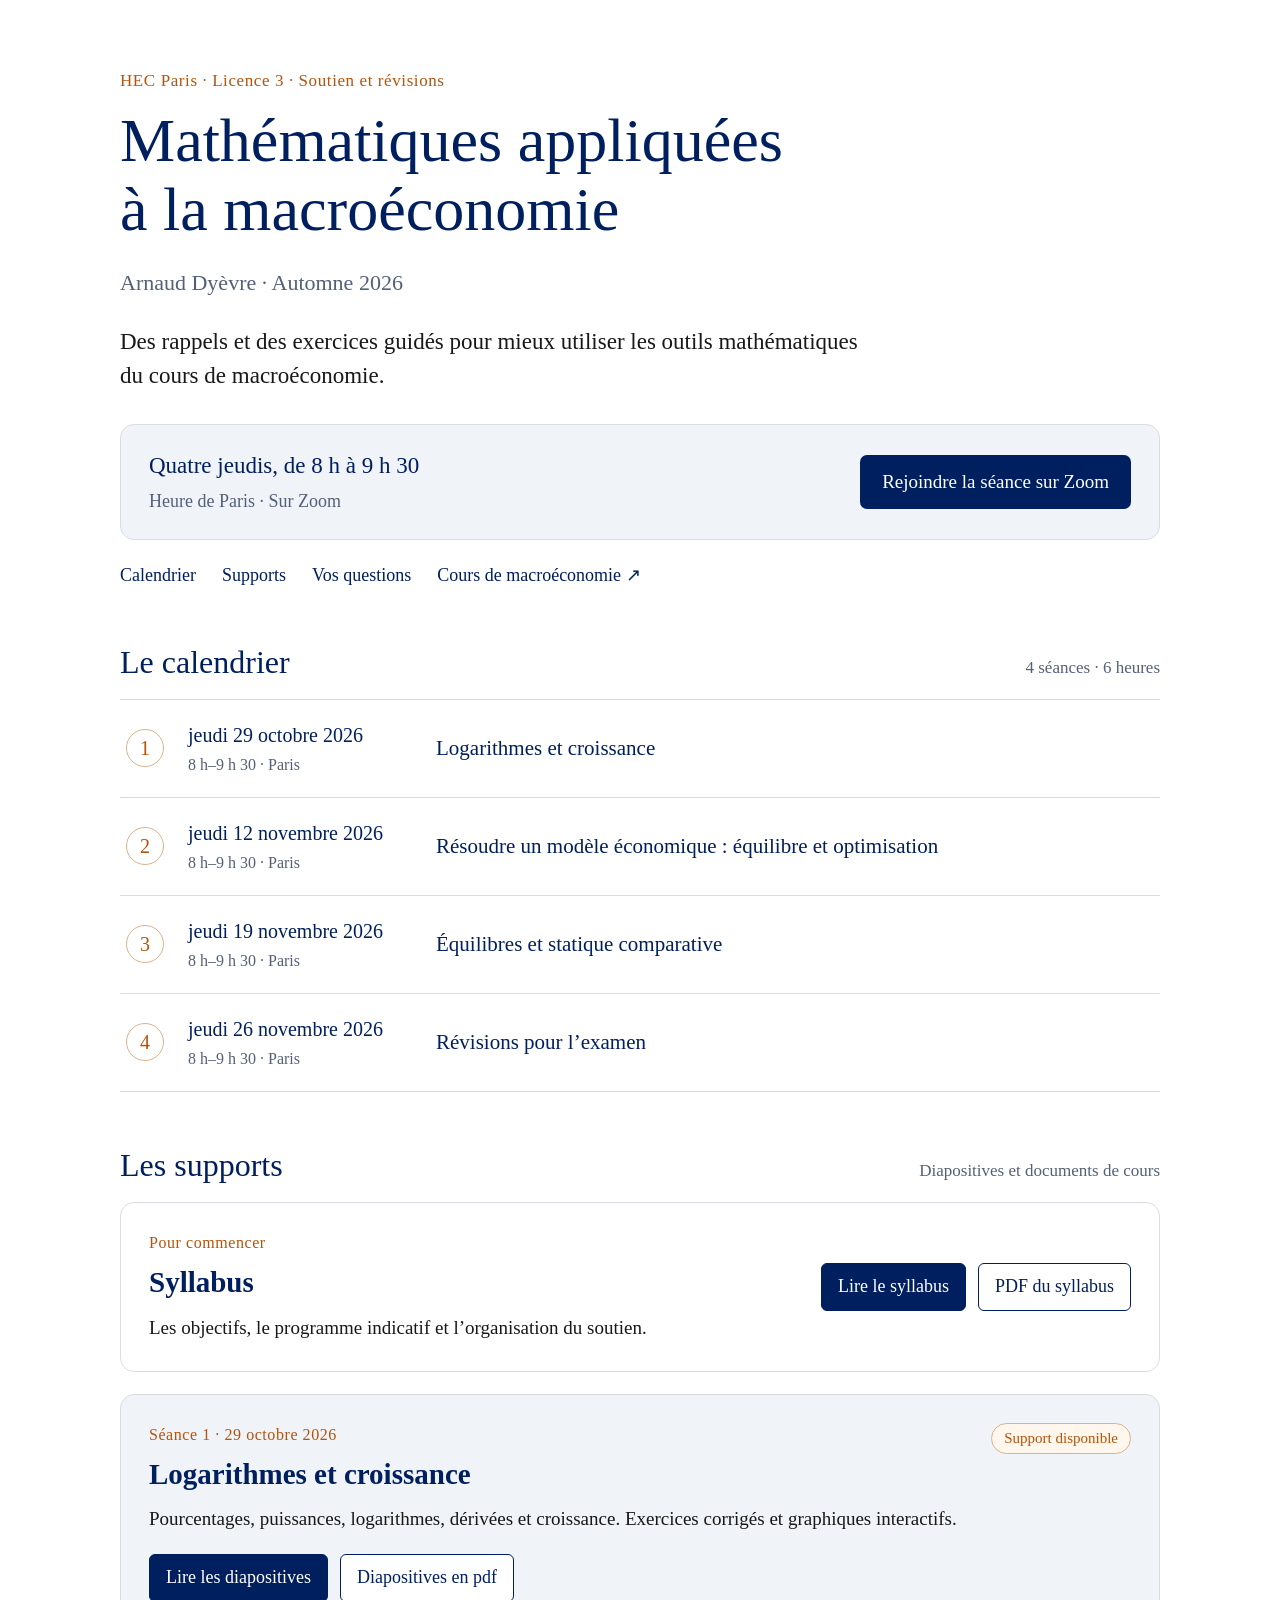
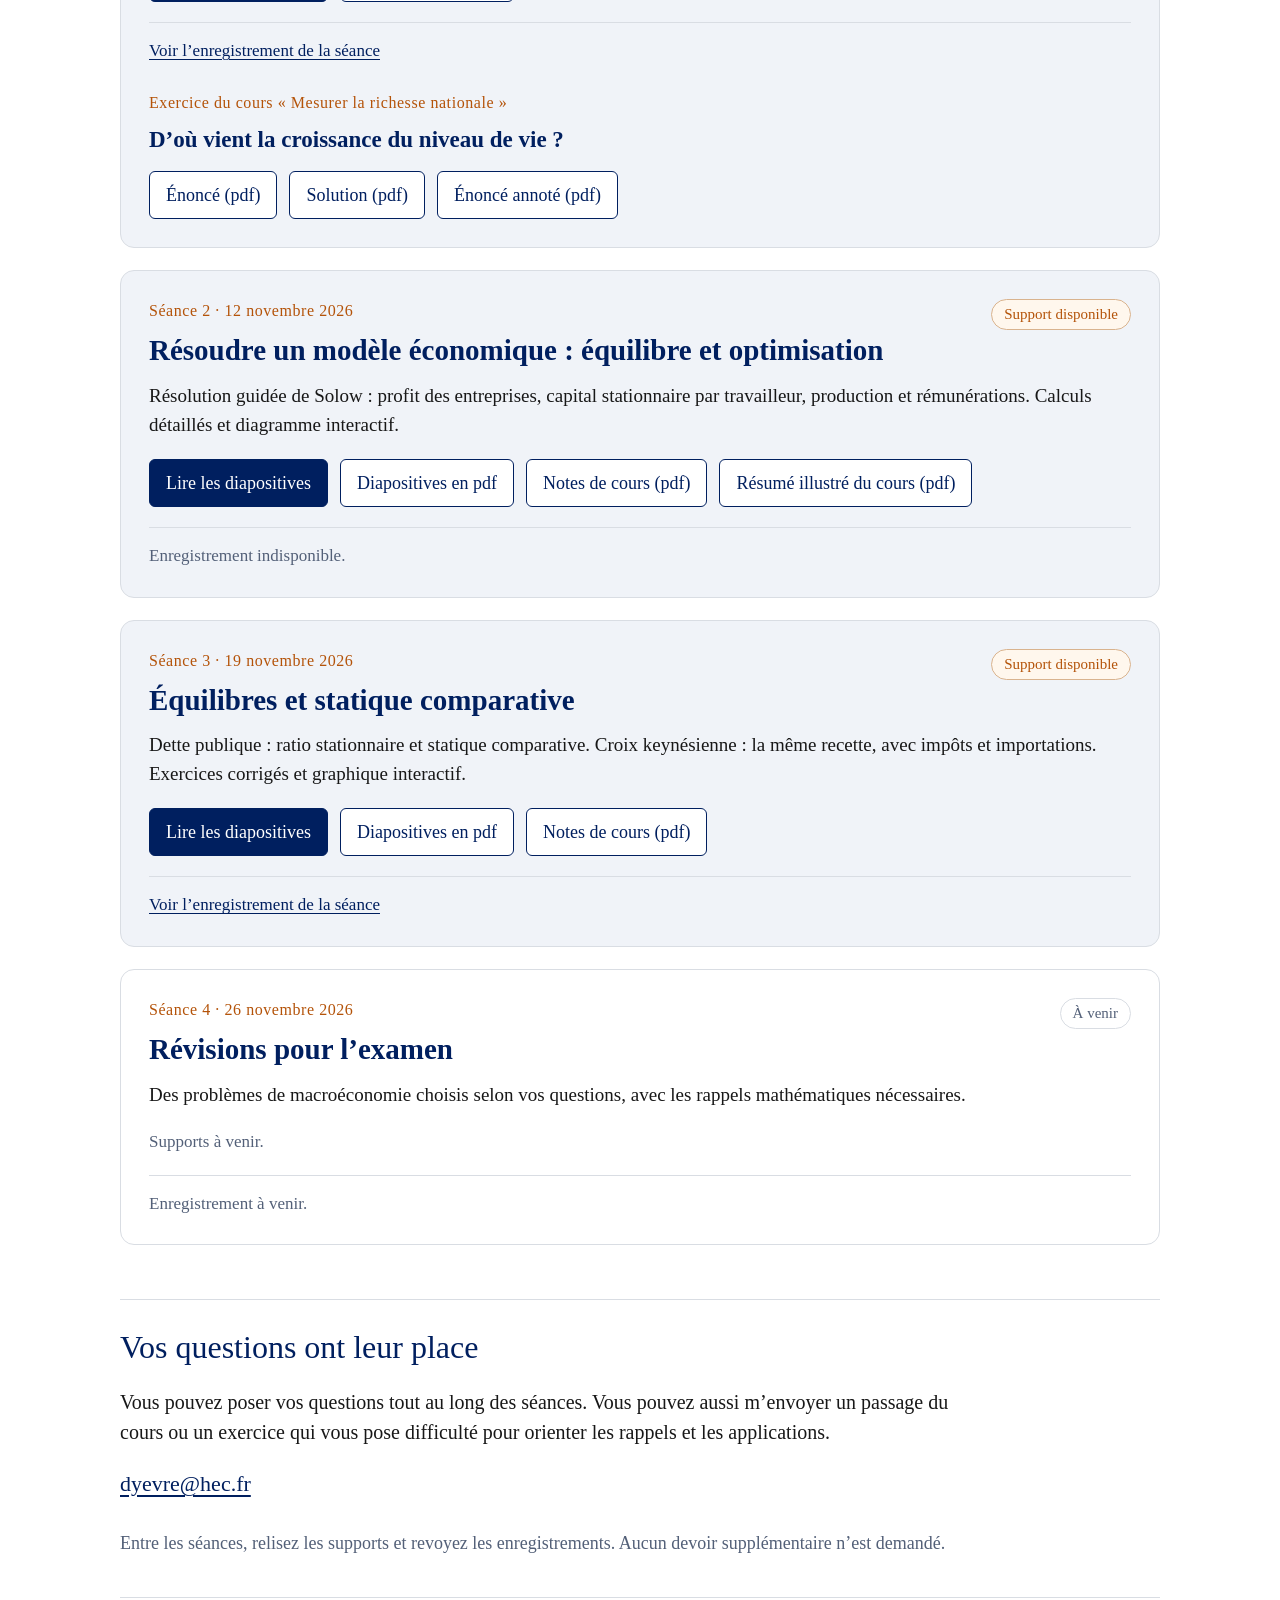
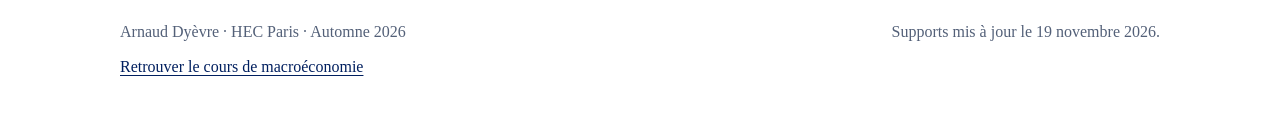
<file: index.html>
<!doctype html>
<html lang="fr">
<head>
  <meta charset="utf-8">
  <meta name="viewport" content="width=device-width, initial-scale=1">
  <meta name="description" content="Soutien en mathématiques appliquées à la macroéconomie. HEC Paris, Licence 3, Arnaud Dyèvre. Calendrier, lien Zoom, supports et exercices corrigés.">
  <link rel="canonical" href="https://arnauddyevre.github.io/mathematiques-macro-l3-2026/">
  <link rel="stylesheet" href="assets/site.css">
  <title>Mathématiques appliquées à la macroéconomie · HEC Paris</title>
</head>
<body>
  <a class="skip-link" href="#contenu">Aller au contenu</a>
  <main id="contenu">
    <header class="masthead">
      <p class="label">HEC Paris · Licence 3 · Soutien et révisions</p>
      <h1>Mathématiques appliquées<br> à la macroéconomie</h1>
      <p class="byline">Arnaud Dyèvre · Automne 2026</p>
      <p class="intro">Des rappels et des exercices guidés pour mieux utiliser les outils mathématiques du cours de macroéconomie.</p>
      <div class="meeting">
        <div>
          <p class="meeting-title">Quatre jeudis, de 8 h à 9 h 30</p>
          <p>Heure de Paris · Sur Zoom</p>
        </div>
        <a class="zoom-link" href="https://hec-fr.zoom.us/j/93011136037?pwd=wQGfQy9yDaXezqbJREj5pAg8mzJa5s.1">Rejoindre la séance sur Zoom</a>
      </div>
      <nav class="page-nav" aria-label="Sur cette page">
        <a href="#calendrier">Calendrier</a>
        <a href="#supports">Supports</a>
        <a href="#questions">Vos questions</a>
        <a href="https://arnauddyevre.github.io/macroeconomie-l3-2026/">Cours de macroéconomie ↗</a>
      </nav>
    </header>

    <section class="section" id="calendrier" aria-labelledby="calendrier-titre">
      <div class="section-heading">
        <h2 id="calendrier-titre">Le calendrier</h2>
        <p>4 séances · 6 heures</p>
      </div>
      <ol class="schedule">
        <li><span class="session-number" aria-hidden="true">1</span><div class="date-block"><time datetime="2026-10-29">jeudi 29 octobre 2026</time><span class="hours">8 h–9 h 30 · Paris</span></div><a class="session-topic" href="#seance-1">Logarithmes et croissance</a></li>
        <li><span class="session-number" aria-hidden="true">2</span><div class="date-block"><time datetime="2026-11-12">jeudi 12 novembre 2026</time><span class="hours">8 h–9 h 30 · Paris</span></div><a class="session-topic" href="#seance-2">Résoudre un modèle économique : équilibre et optimisation</a></li>
        <li><span class="session-number" aria-hidden="true">3</span><div class="date-block"><time datetime="2026-11-19">jeudi 19 novembre 2026</time><span class="hours">8 h–9 h 30 · Paris</span></div><a class="session-topic" href="#seance-3">Équilibres et statique comparative</a></li>
        <li><span class="session-number" aria-hidden="true">4</span><div class="date-block"><time datetime="2026-11-26">jeudi 26 novembre 2026</time><span class="hours">8 h–9 h 30 · Paris</span></div><span class="session-topic">Révisions pour l’examen</span></li>
      </ol>
    </section>

    <section class="section" id="supports" aria-labelledby="supports-titre">
      <div class="section-heading">
        <h2 id="supports-titre">Les supports</h2>
        <p>Diapositives et documents de cours</p>
      </div>
      <div class="resources">
        <article class="resource syllabus">
          <div>
            <p class="eyebrow">Pour commencer</p>
            <h3>Syllabus</h3>
            <p>Les objectifs, le programme indicatif et l’organisation du soutien.</p>
          </div>
          <div class="links">
            <a class="primary" href="syllabus.html">Lire le syllabus</a>
            <a href="syllabus.pdf">PDF du syllabus</a>
          </div>
        </article>
        <article class="resource" id="seance-1"><div class="resource-header"><div><p class="eyebrow">Séance 1 · 29 octobre 2026</p><h3>Logarithmes et croissance</h3></div><span class="badge">Support disponible</span></div><p>Pourcentages, puissances, logarithmes, dérivées et croissance. Exercices corrigés et graphiques interactifs.</p><div class="links"><a class="primary" href="seances/01/index.html">Lire les diapositives</a><a href="seances/01/cours.pdf">Diapositives en pdf</a></div><p class="recording"><a href="https://hec-fr.zoom.us/rec/share/CpAm8EbOjCnh-dAqGoiqT7dMK39bv6_AXzwd8DbIf7z0qq-OhSdYJFGnqso7XbMc.ZM7nqVQyBa89vtGU">Voir l’enregistrement de la séance</a></p><div class="exercise"><p class="eyebrow">Exercice du cours « Mesurer la richesse nationale »</p><h4>D’où vient la croissance du niveau de vie ?</h4><div class="links"><a href="https://arnauddyevre.github.io/macroeconomie-l3-2026/chapitre-1/exercices/niveau_vie_exercice_etudiant.pdf">Énoncé (pdf)</a><a href="https://arnauddyevre.github.io/macroeconomie-l3-2026/supports-enseignant-362f9e78756efc9147313d8e/session-1/exercices/niveau_vie_exercice_corrige.pdf">Solution (pdf)</a><a href="seances/01/exercices/niveau_vie_exercice_annote.pdf">Énoncé annoté (pdf)</a></div></div></article>
        <article class="resource" id="seance-2"><div class="resource-header"><div><p class="eyebrow">Séance 2 · 12 novembre 2026</p><h3>Résoudre un modèle économique : équilibre et optimisation</h3></div><span class="badge">Support disponible</span></div><p>Résolution guidée de Solow : profit des entreprises, capital stationnaire par travailleur, production et rémunérations. Calculs détaillés et diagramme interactif.</p><div class="links"><a class="primary" href="seances/02/index.html">Lire les diapositives</a><a href="seances/02/cours.pdf">Diapositives en pdf</a><a href="seances/02/notes_de_cours.pdf">Notes de cours (pdf)</a><a href="seances/02/resume_cours_2026-11-12.pdf">Résumé illustré du cours (pdf)</a></div><p class="recording">Enregistrement indisponible.</p></article>
        <article class="resource" id="seance-3"><div class="resource-header"><div><p class="eyebrow">Séance 3 · 19 novembre 2026</p><h3>Équilibres et statique comparative</h3></div><span class="badge">Support disponible</span></div><p>Dette publique : ratio stationnaire et statique comparative. Croix keynésienne : la même recette, avec impôts et importations. Exercices corrigés et graphique interactif.</p><div class="links"><a class="primary" href="seances/03/index.html">Lire les diapositives</a><a href="seances/03/cours.pdf">Diapositives en pdf</a><a href="seances/03/notes_de_cours.pdf">Notes de cours (pdf)</a></div><p class="recording"><a href="https://hec-fr.zoom.us/rec/share/vYK155J5Q_IQEWhiphIQOdu0gSVRpAPoMXkgpfrSry5KYA0aqoTwuCpJvTs4Ra4t.wA7usqkuzgQkSqZe">Voir l’enregistrement de la séance</a></p></article>
        <article class="resource upcoming" id="seance-4"><div class="resource-header"><div><p class="eyebrow">Séance 4 · 26 novembre 2026</p><h3>Révisions pour l’examen</h3></div><span class="badge upcoming">À venir</span></div><p>Des problèmes de macroéconomie choisis selon vos questions, avec les rappels mathématiques nécessaires.</p><p class="availability">Supports à venir.</p><p class="recording">Enregistrement à venir.</p></article>
      </div>
    </section>

    <section class="questions" id="questions" aria-labelledby="questions-titre">
      <h2 id="questions-titre">Vos questions ont leur place</h2>
      <p>Vous pouvez poser vos questions tout au long des séances. Vous pouvez aussi m’envoyer un passage du cours ou un exercice qui vous pose difficulté pour orienter les rappels et les applications.</p>
      <a class="contact" href="mailto:dyevre@hec.fr">dyevre@hec.fr</a>
      <p class="after-class">Entre les séances, relisez les supports et revoyez les enregistrements. Aucun devoir supplémentaire n’est demandé.</p>
    </section>

    <footer>
      <p>Arnaud Dyèvre · HEC Paris · Automne 2026</p>
      <p>Supports mis à jour le <time datetime="2026-11-19">19 novembre 2026</time>.</p>
      <a href="https://arnauddyevre.github.io/macroeconomie-l3-2026/">Retrouver le cours de macroéconomie</a>
    </footer>
  </main>
</body>
</html>
</file>
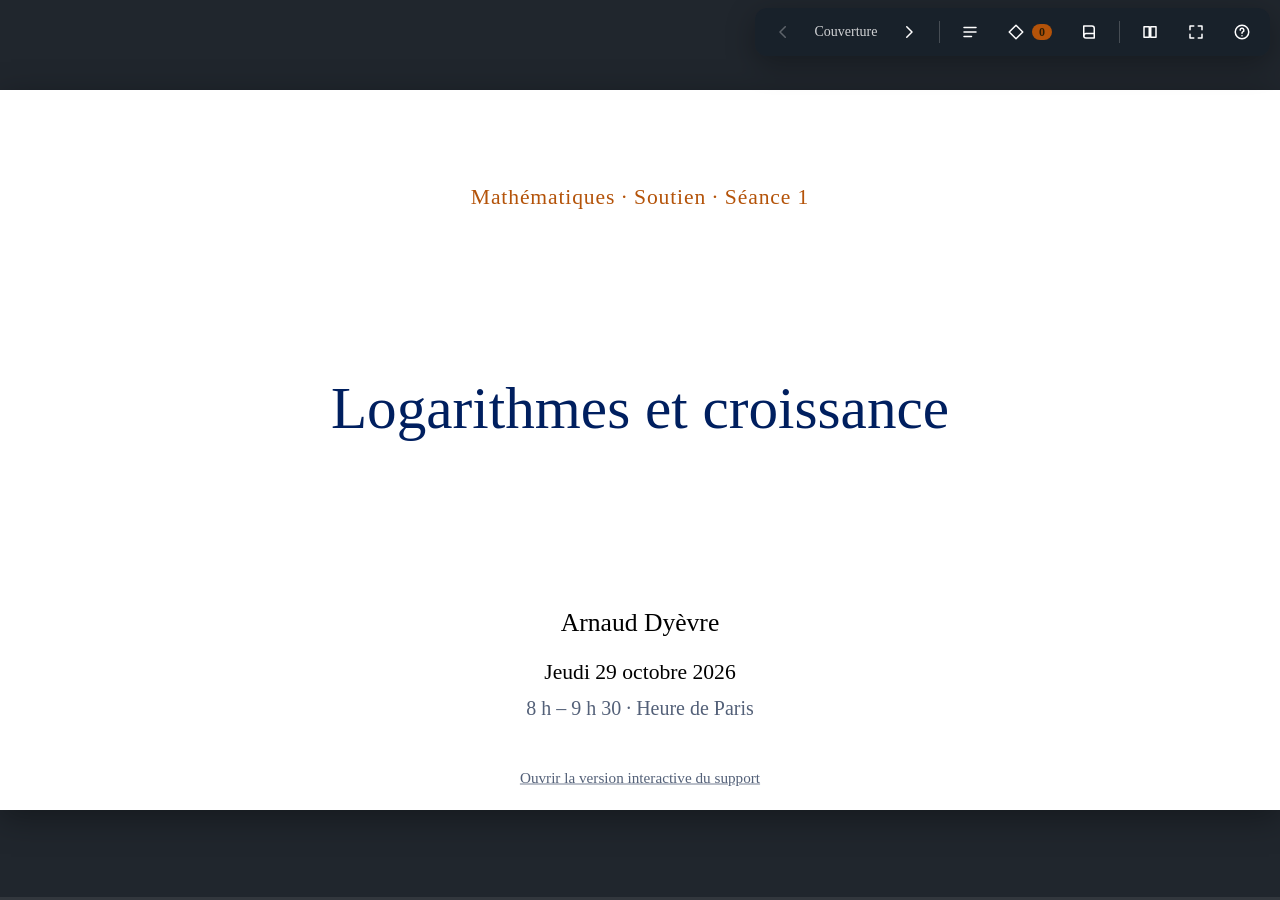
<file: seances/01/index.html>
<!doctype html>
<html lang="fr">
<head>
<meta charset="utf-8">
<meta name="viewport" content="width=device-width,initial-scale=1">
<meta name="description" content="Logarithmes et croissance. Calculs et solutions pédagogiques.">
<title>Logarithmes et croissance · Mathématiques de soutien</title>
<link rel="stylesheet" href="../../commun/navigation.css">
<link rel="stylesheet" href="../../commun/graphiques.css">
<link rel="stylesheet" href="../../commun/style.css">
<link rel="stylesheet" href="../../commun/exercices.css">
<link rel="stylesheet" href="style.css">
<link rel="stylesheet" href="graphiques.css">
<link rel="stylesheet" href="diffusion.css">
<script>window.DECK_MODE = "etudiant"; window.DECK_VARIANT = "etudiant";</script>
<script defer src="../../commun/graphiques.js"></script>
<script defer src="contenu.js"></script>
<script defer src="../../commun/navigation.js"></script>
<script defer src="data_france_usa.js"></script>
<script defer src="graphiques.js"></script>
</head>
<body class="proj"><noscript>Activez JavaScript pour consulter les diapositives interactives ou téléchargez <a href="cours.pdf">le PDF du support</a>.</noscript></body>
</html>
</file>
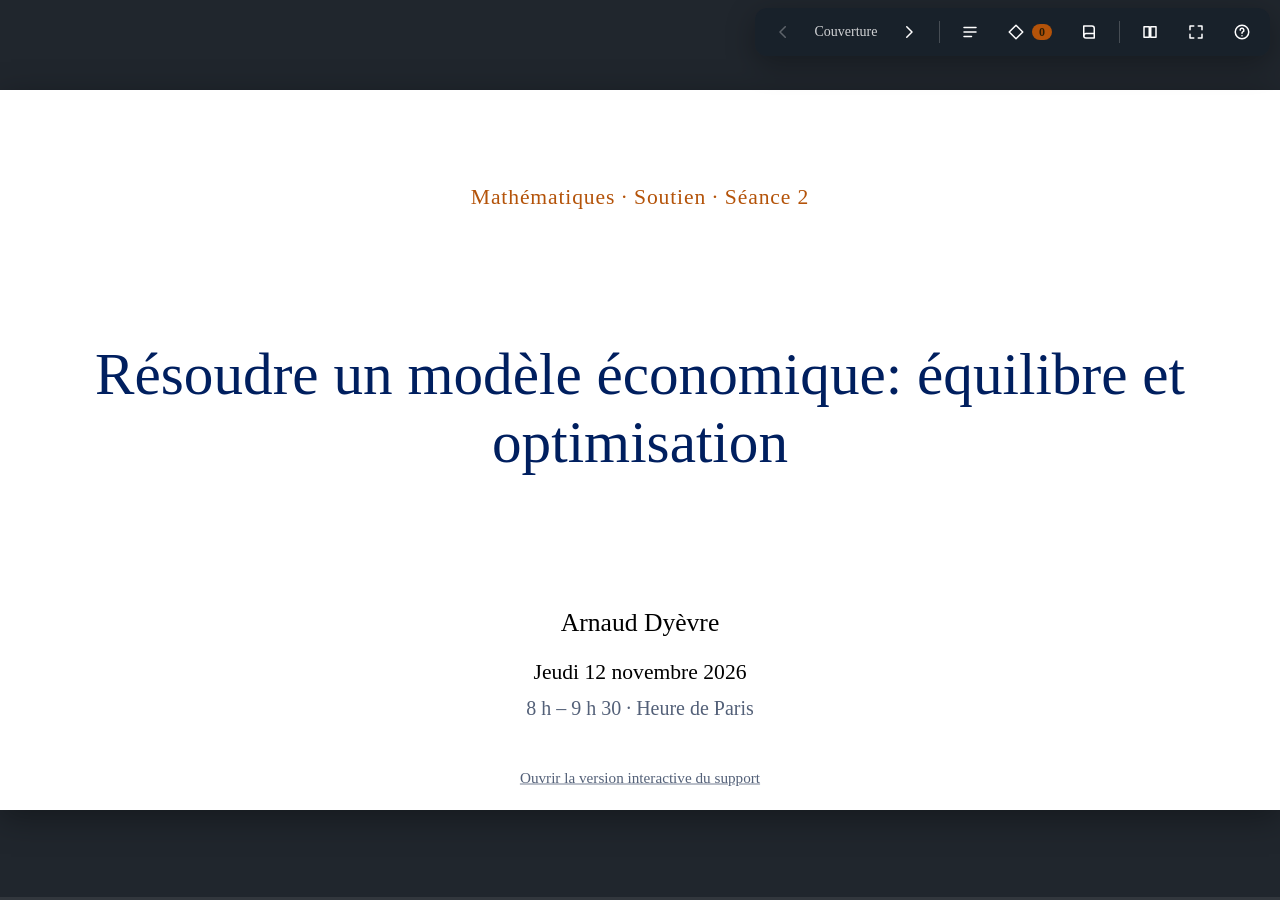
<file: seances/02/index.html>
<!doctype html>
<html lang="fr">
<head>
<meta charset="utf-8">
<meta name="viewport" content="width=device-width,initial-scale=1">
<meta name="description" content="Résoudre un modèle économique: équilibre et optimisation. Calculs et solutions pédagogiques.">
<title>Résoudre un modèle économique: équilibre et optimisation · Mathématiques de soutien</title>
<link rel="stylesheet" href="../../commun/navigation.css">
<link rel="stylesheet" href="../../commun/graphiques.css">
<link rel="stylesheet" href="../../commun/style.css">
<link rel="stylesheet" href="../../commun/exercices.css">
<link rel="stylesheet" href="style.css">
<link rel="stylesheet" href="diffusion.css">
<script>window.DECK_MODE = "etudiant"; window.DECK_VARIANT = "etudiant";</script>
<script defer src="../../commun/graphiques.js"></script>
<script defer src="contenu.js"></script>
<script defer src="../../commun/navigation.js"></script>
<script defer src="graphiques.js"></script>
</head>
<body class="proj"><noscript>Activez JavaScript pour consulter les diapositives interactives ou téléchargez <a href="cours.pdf">le PDF du support</a>.</noscript></body>
</html>
</file>
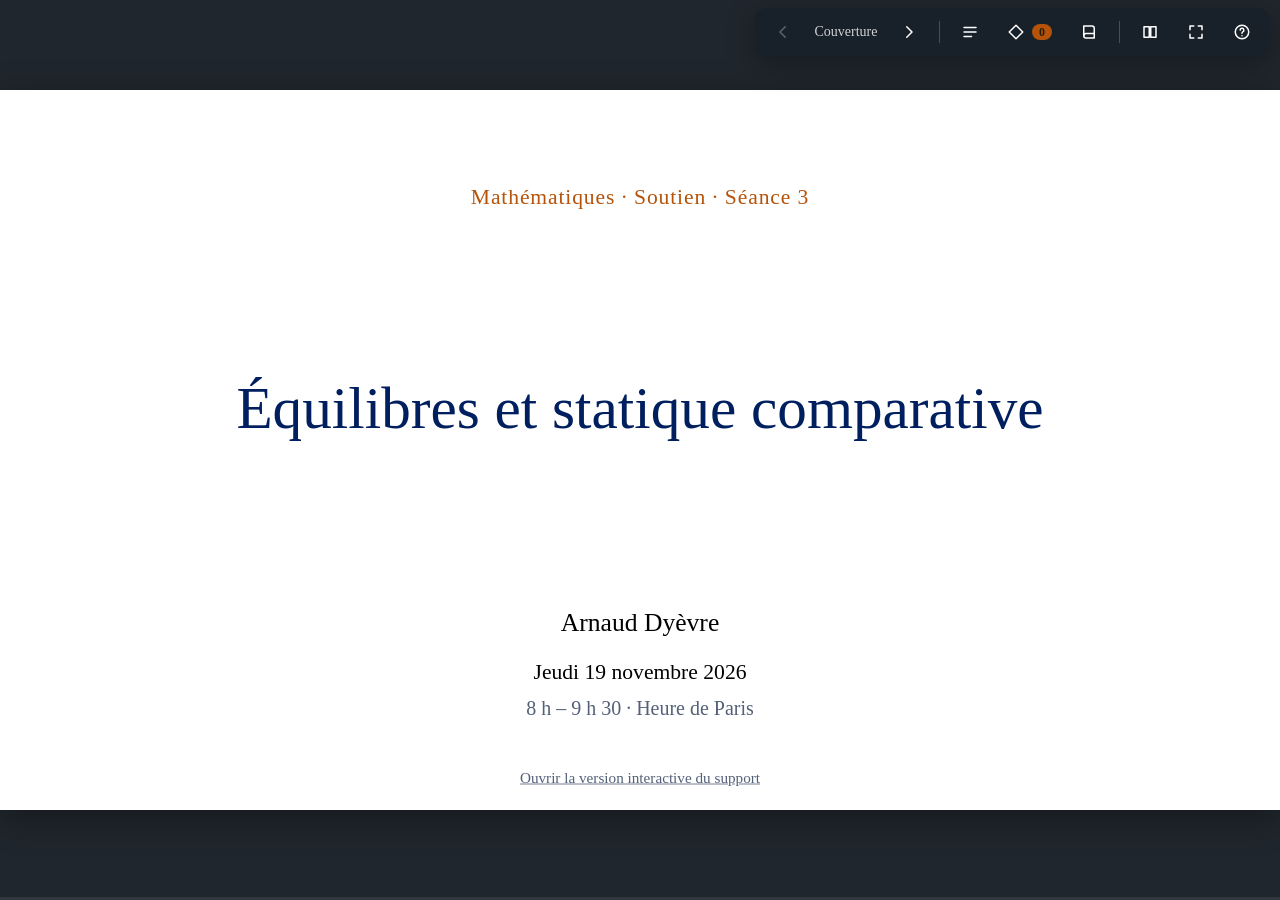
<file: seances/03/index.html>
<!doctype html>
<html lang="fr">
<head>
<meta charset="utf-8">
<meta name="viewport" content="width=device-width,initial-scale=1">
<meta name="description" content="Équilibres et statique comparative. Calculs et solutions pédagogiques.">
<title>Équilibres et statique comparative · Mathématiques de soutien</title>
<link rel="stylesheet" href="../../commun/navigation.css">
<link rel="stylesheet" href="../../commun/graphiques.css">
<link rel="stylesheet" href="../../commun/style.css">
<link rel="stylesheet" href="../../commun/exercices.css">
<link rel="stylesheet" href="style.css">
<link rel="stylesheet" href="diffusion.css">
<script>window.DECK_MODE = "etudiant"; window.DECK_VARIANT = "etudiant";</script>
<script defer src="../../commun/graphiques.js"></script>
<script defer src="contenu.js"></script>
<script defer src="../../commun/navigation.js"></script>
<script defer src="graphiques.js"></script>
</head>
<body class="proj"><noscript>Activez JavaScript pour consulter les diapositives interactives ou téléchargez <a href="cours.pdf">le PDF du support</a>.</noscript></body>
</html>
</file>
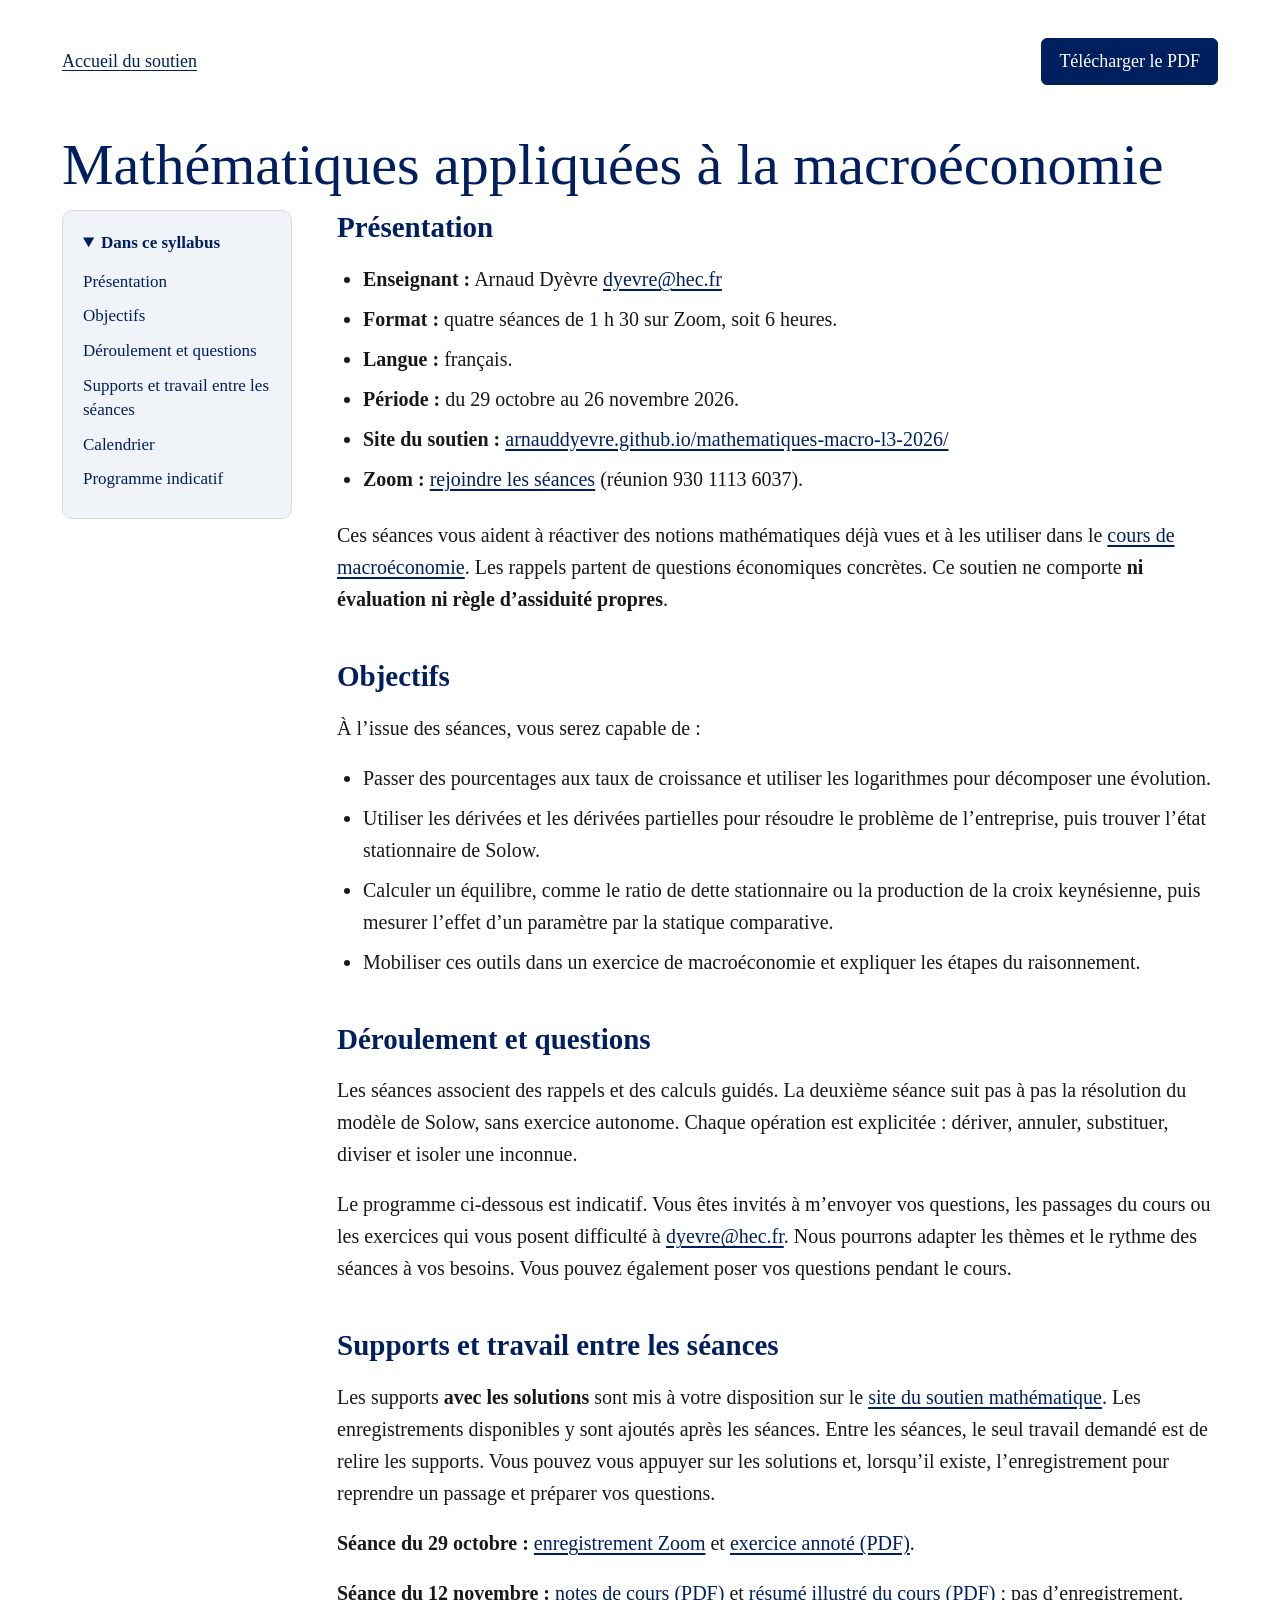
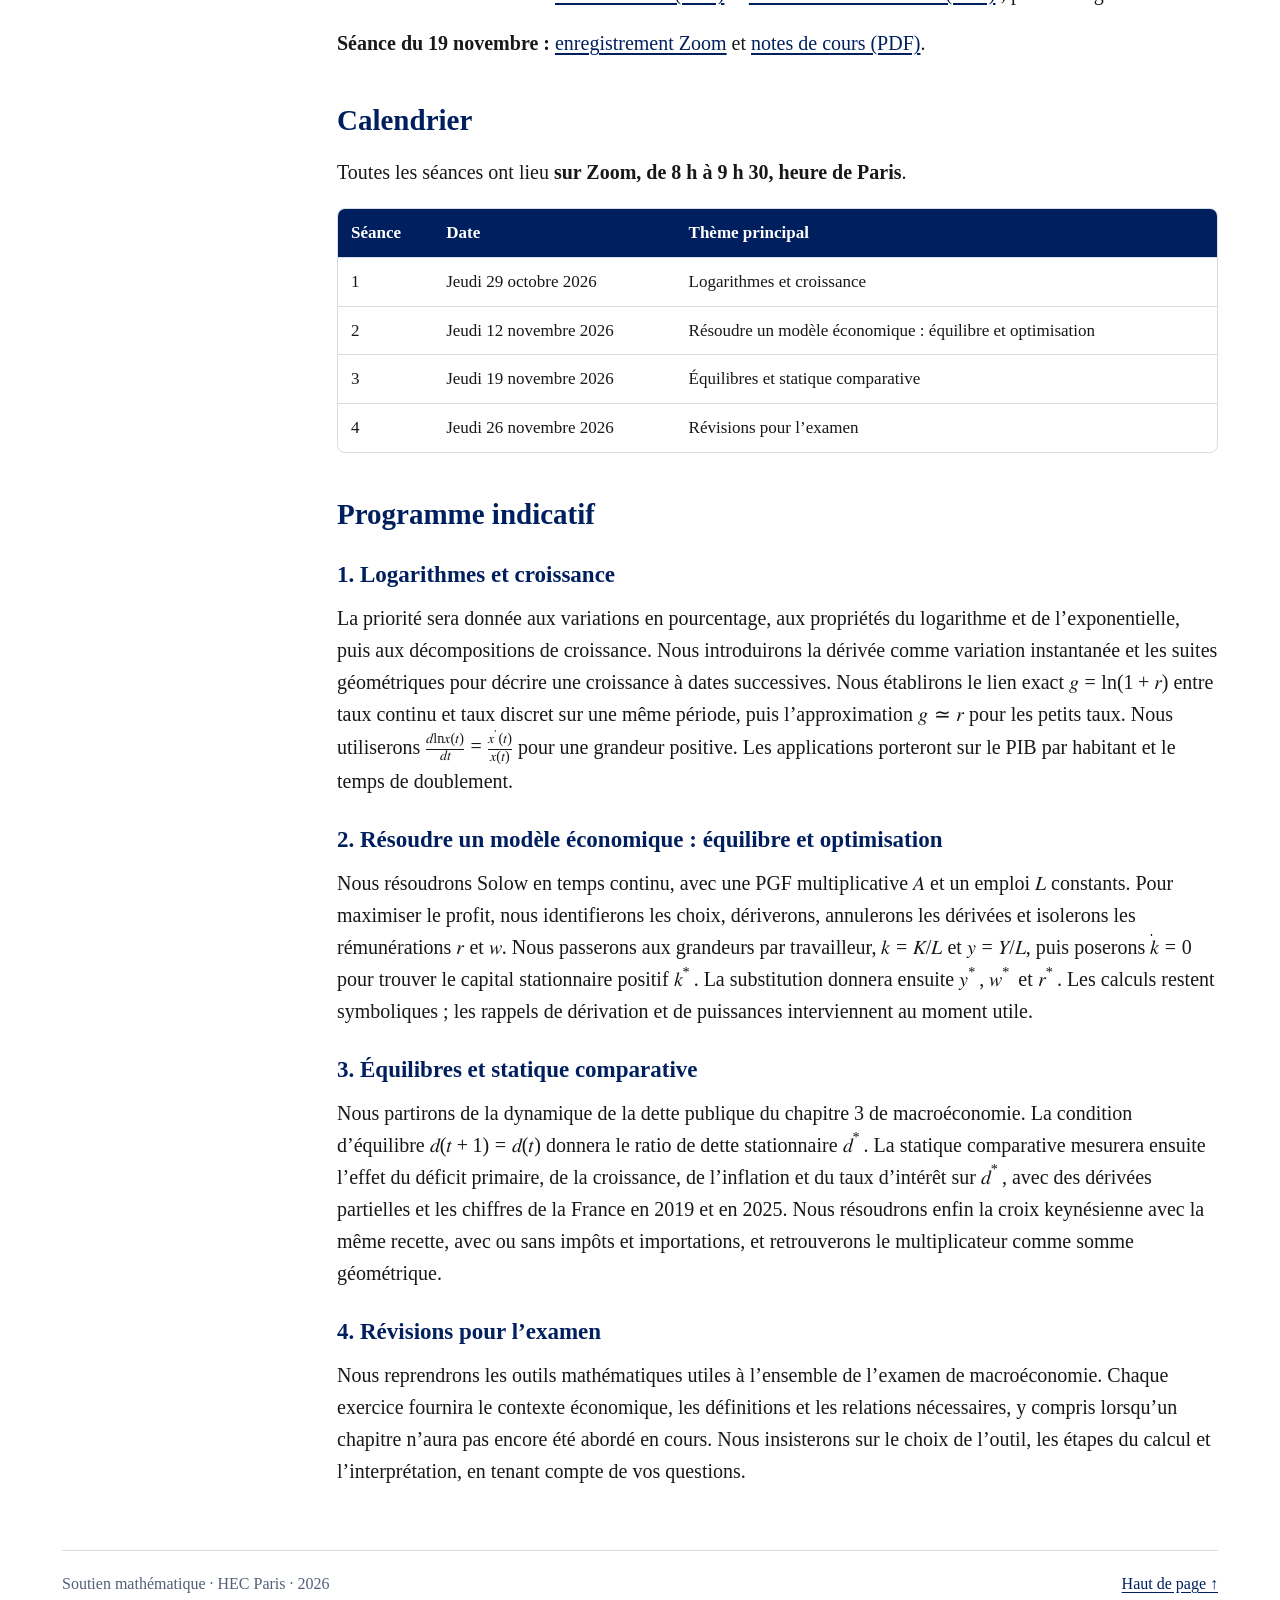
<file: syllabus.html>
<!doctype html>
<html lang="fr">
<head>
  <meta charset="utf-8">
  <meta name="viewport" content="width=device-width, initial-scale=1">
  <meta name="description" content="Syllabus du soutien mathématique pour la macroéconomie : objectifs, quatre séances sur Zoom, calendrier et ressources.">
  <title>Syllabus · Mathématiques appliquées à la macroéconomie</title>
  <style>
    :root{--navy:#001F5F;--accent:#B45309;--ink:#181818;--muted:#536078;--line:#D9DDE3;--blue:#F0F3F8}
    *{box-sizing:border-box}html{scroll-behavior:smooth;scroll-padding-top:24px}body{margin:0;background:#fff;color:var(--ink);font-family:Palatino,"Palatino Linotype","Book Antiqua",serif;font-size:20px;line-height:1.6}a{color:var(--navy);text-underline-offset:3px}a:hover{color:var(--accent)}a:focus-visible,summary:focus-visible,.table-scroll:focus-visible{outline:3px solid var(--accent);outline-offset:4px}.skip{position:absolute;top:-100px;left:20px;background:#fff;padding:10px 16px;z-index:5}.skip:focus{top:12px}.page{max-width:1220px;margin:auto;padding:38px 32px 48px}.topbar{display:flex;align-items:center;justify-content:space-between;gap:20px;margin-bottom:48px;font-size:18px}.download{display:inline-block;padding:9px 17px;border:1px solid var(--navy);border-radius:6px;background:var(--navy);color:#fff;text-decoration:none;line-height:1.5}.download:hover{color:#fff;background:var(--accent);border-color:var(--accent)}.label{color:var(--accent);font-size:18px;letter-spacing:.04em;margin:0 0 10px}h1{font-size:clamp(38px,6vw,58px);font-weight:normal;color:var(--navy);line-height:1.12;margin:0 0 12px}.subtitle{color:var(--muted);margin:0 0 40px;font-size:22px}.layout{display:grid;grid-template-columns:230px minmax(0,1fr);gap:45px;align-items:start}.toc{position:sticky;top:25px;padding:20px 20px 16px;background:var(--blue);border:1px solid var(--line);border-radius:10px;font-size:17px;line-height:1.45}.toc summary{font-weight:bold;color:var(--navy);cursor:pointer}.toc ul{padding:0;list-style:none;margin:14px 0 0}.toc li{margin:10px 0}.toc a{text-decoration:none}.toc a:hover{text-decoration:underline}.content{min-width:0}.content>h2{font-size:29px;line-height:1.2;color:var(--navy);margin:44px 0 18px;font-weight:600;scroll-margin-top:24px}.content>h2:first-child{margin-top:0}.content>h3{color:var(--navy);font-size:23px;line-height:1.3;margin:28px 0 12px}p{margin:0 0 18px}li{margin:8px 0}ul,ol{padding-left:1.3em;margin:16px 0 24px}li>p{margin:0}.content>ol>li{margin-bottom:22px}.content>ol>li>strong{color:var(--navy)}.content>ol>li>ul{margin-top:5px}.table-scroll{overflow-x:auto;margin:20px 0 24px;border:1px solid var(--line);border-radius:8px}table{border-collapse:collapse;width:100%;font-size:17px;line-height:1.4;font-variant-numeric:tabular-nums}th,td{padding:12px 13px;text-align:left;vertical-align:top;border-bottom:1px solid var(--line)}thead{background:var(--navy);color:#fff}th{font-weight:600}tbody tr:last-child td{border-bottom:none}table.calendar{min-width:720px}.calendar td:first-child,.calendar th:first-child,.calendar td:last-child,.calendar th:last-child{text-align:center}.calendar td:nth-child(2),.calendar td:nth-child(3){white-space:nowrap}.calendar td:nth-child(4){text-align:center}.math.display{display:block;overflow-x:auto;padding:20px 16px;background:var(--blue);border-radius:8px;margin:22px 0}.math math{font-size:1.03em}footer{margin-top:45px;border-top:1px solid var(--line);padding-top:20px;color:var(--muted);font-size:16px}.back-top{float:right}@media(max-width:950px){.layout{grid-template-columns:1fr;gap:30px}.toc{position:static}.toc ul{columns:2;column-gap:25px}.toc li{break-inside:avoid;margin-top:0;padding-top:8px}.content>h2:first-child{margin-top:5px}}@media(max-width:600px){body{font-size:18px}.page{padding:24px 20px 32px}.topbar{font-size:16px;gap:14px;margin-bottom:34px;align-items:flex-start}.download{padding:8px 12px}.label{font-size:16px}.subtitle{font-size:20px;margin-bottom:25px}.toc{padding:17px}.toc ul{columns:1}.content>h2{font-size:26px}.table-scroll{margin-left:-2px;margin-right:-2px}th,td{padding:10px}.back-top{float:none;display:block;margin-top:8px}}@media(prefers-reduced-motion:reduce){html{scroll-behavior:auto}}@media print{body{font-size:11pt}.page{max-width:none;padding:0}.topbar,.toc,.skip,footer{display:none}.layout{display:block}.content>h2{break-after:avoid;font-size:18pt;margin-top:24pt}h1{font-size:28pt}.subtitle{margin-bottom:20pt}.table-scroll{overflow:visible;border:0}table,table.calendar{min-width:0;font-size:9pt}th,td{padding:6pt}thead{background:#eee;color:#001F5F}a{color:inherit}.math.display{overflow:visible}}
  </style>
</head>
<body>
  <a class="skip" href="#contenu">Aller au contenu</a>
  <div class="page" id="haut">
    <nav class="topbar" aria-label="Ressources du cours"><a href="https://arnauddyevre.github.io/mathematiques-macro-l3-2026/">Accueil du soutien</a><a class="download" href="syllabus.pdf">Télécharger le PDF</a></nav>
    <header><h1>Mathématiques appliquées à la
macroéconomie</h1></header>
    <div class="layout">
      <aside class="toc"><details open><summary>Dans ce syllabus</summary><nav aria-label="Sommaire"><ul>
<li><a href="#présentation" id="toc-présentation">Présentation</a></li>
<li><a href="#objectifs" id="toc-objectifs">Objectifs</a></li>
<li><a href="#déroulement-et-questions"
id="toc-déroulement-et-questions">Déroulement et questions</a></li>
<li><a href="#supports-et-travail-entre-les-séances"
id="toc-supports-et-travail-entre-les-séances">Supports et travail entre
les séances</a></li>
<li><a href="#calendrier" id="toc-calendrier">Calendrier</a></li>
<li><a href="#programme-indicatif"
id="toc-programme-indicatif">Programme indicatif</a></li>
</ul></nav></details></aside>
      <main class="content" id="contenu">
<h2 class="unnumbered" id="présentation">Présentation</h2>
<ul>
<li><p><strong>Enseignant :</strong> Arnaud Dyèvre <a
href="mailto:dyevre@hec.fr">dyevre@hec.fr</a></p></li>
<li><p><strong>Format :</strong> quatre séances de 1 h 30 sur Zoom, soit
6 heures.</p></li>
<li><p><strong>Langue :</strong> français.</p></li>
<li><p><strong>Période :</strong> du 29 octobre au 26 novembre
2026.</p></li>
<li><p><strong>Site du soutien :</strong> <a
href="https://arnauddyevre.github.io/mathematiques-macro-l3-2026/">arnauddyevre.github.io/mathematiques-macro-l3-2026/</a></p></li>
<li><p><strong>Zoom :</strong> <a
href="https://hec-fr.zoom.us/j/93011136037?pwd=wQGfQy9yDaXezqbJREj5pAg8mzJa5s.1">rejoindre
les séances</a> (réunion 930 1113 6037).</p></li>
</ul>
<p>Ces séances vous aident à réactiver des notions mathématiques déjà
vues et à les utiliser dans le <a
href="https://arnauddyevre.github.io/macroeconomie-l3-2026/">cours de
macroéconomie</a>. Les rappels partent de questions économiques
concrètes. Ce soutien ne comporte <strong>ni évaluation ni règle
d’assiduité propres</strong>.</p>
<h2 class="unnumbered" id="objectifs">Objectifs</h2>
<p>À l’issue des séances, vous serez capable de :</p>
<ul>
<li><p>Passer des pourcentages aux taux de croissance et utiliser les
logarithmes pour décomposer une évolution.</p></li>
<li><p>Utiliser les dérivées et les dérivées partielles pour résoudre le
problème de l’entreprise, puis trouver l’état stationnaire de
Solow.</p></li>
<li><p>Calculer un équilibre, comme le ratio de dette stationnaire ou la
production de la croix keynésienne, puis mesurer l’effet d’un paramètre
par la statique comparative.</p></li>
<li><p>Mobiliser ces outils dans un exercice de macroéconomie et
expliquer les étapes du raisonnement.</p></li>
</ul>
<h2 class="unnumbered" id="déroulement-et-questions">Déroulement et
questions</h2>
<p>Les séances associent des rappels et des calculs guidés. La deuxième
séance suit pas à pas la résolution du modèle de Solow, sans exercice
autonome. Chaque opération est explicitée : dériver, annuler,
substituer, diviser et isoler une inconnue.</p>
<p>Le programme ci-dessous est indicatif. Vous êtes invités à m’envoyer
vos questions, les passages du cours ou les exercices qui vous posent
difficulté à <a href="mailto:dyevre@hec.fr">dyevre@hec.fr</a>. Nous
pourrons adapter les thèmes et le rythme des séances à vos besoins. Vous
pouvez également poser vos questions pendant le cours.</p>
<h2 class="unnumbered"
id="supports-et-travail-entre-les-séances">Supports et travail entre les
séances</h2>
<p>Les supports <strong>avec les solutions</strong> sont mis à votre
disposition sur le <a
href="https://arnauddyevre.github.io/mathematiques-macro-l3-2026/">site
du soutien mathématique</a>. Les enregistrements disponibles y sont
ajoutés après les séances. Entre les séances, le seul travail demandé
est de relire les supports. Vous pouvez vous appuyer sur les solutions
et, lorsqu’il existe, l’enregistrement pour reprendre un passage et
préparer vos questions.</p>
<p><strong>Séance du 29 octobre :</strong> <a
href="https://hec-fr.zoom.us/rec/share/CpAm8EbOjCnh-dAqGoiqT7dMK39bv6_AXzwd8DbIf7z0qq-OhSdYJFGnqso7XbMc.ZM7nqVQyBa89vtGU">enregistrement
Zoom</a> et <a
href="https://arnauddyevre.github.io/mathematiques-macro-l3-2026/seances/01/exercices/niveau_vie_exercice_annote.pdf">exercice
annoté (PDF)</a>.</p>
<p><strong>Séance du 12 novembre :</strong> <a
href="https://arnauddyevre.github.io/mathematiques-macro-l3-2026/seances/02/notes_de_cours.pdf">notes
de cours (PDF)</a> et <a
href="https://arnauddyevre.github.io/mathematiques-macro-l3-2026/seances/02/resume_cours_2026-11-12.pdf">résumé
illustré du cours (PDF)</a> ; pas d’enregistrement.</p>
<p><strong>Séance du 19 novembre :</strong> <a
href="https://hec-fr.zoom.us/rec/share/vYK155J5Q_IQEWhiphIQOdu0gSVRpAPoMXkgpfrSry5KYA0aqoTwuCpJvTs4Ra4t.wA7usqkuzgQkSqZe">enregistrement
Zoom</a> et <a
href="https://arnauddyevre.github.io/mathematiques-macro-l3-2026/seances/03/notes_de_cours.pdf">notes
de cours (PDF)</a>.</p>
<h2 class="unnumbered" id="calendrier">Calendrier</h2>
<p>Toutes les séances ont lieu <strong>sur Zoom, de 8 h à 9 h 30, heure
de Paris</strong>.</p>
<div class="table-scroll" role="region" aria-label="Calendrier" tabindex="0">
<table class="syllabus-table">
<thead>
<tr>
<th style="text-align: left;"><strong>Séance</strong></th>
<th style="text-align: left;"><strong>Date</strong></th>
<th style="text-align: left;"><strong>Thème principal</strong></th>
</tr>
</thead>
<tbody>
<tr>
<td style="text-align: left;">1</td>
<td style="text-align: left;">Jeudi 29 octobre 2026</td>
<td style="text-align: left;">Logarithmes et croissance</td>
</tr>
<tr>
<td style="text-align: left;">2</td>
<td style="text-align: left;">Jeudi 12 novembre 2026</td>
<td style="text-align: left;">Résoudre un modèle économique : équilibre
et optimisation</td>
</tr>
<tr>
<td style="text-align: left;">3</td>
<td style="text-align: left;">Jeudi 19 novembre 2026</td>
<td style="text-align: left;">Équilibres et statique comparative</td>
</tr>
<tr>
<td style="text-align: left;">4</td>
<td style="text-align: left;">Jeudi 26 novembre 2026</td>
<td style="text-align: left;">Révisions pour l’examen</td>
</tr>
</tbody>
</table>
</div>
<h2 class="unnumbered" id="programme-indicatif">Programme indicatif</h2>
<h3 class="unnumbered" id="logarithmes-et-croissance">1. Logarithmes et
croissance</h3>
<p>La priorité sera donnée aux variations en pourcentage, aux propriétés
du logarithme et de l’exponentielle, puis aux décompositions de
croissance. Nous introduirons la dérivée comme variation instantanée et
les suites géométriques pour décrire une croissance à dates successives.
Nous établirons le lien exact
<math display="inline" xmlns="http://www.w3.org/1998/Math/MathML"><semantics><mrow><mi>g</mi><mo>=</mo><mrow><mi mathvariant="normal">ln</mi><mo>&#8289;</mo></mrow><mo stretchy="false" form="prefix">(</mo><mn>1</mn><mo>+</mo><mi>r</mi><mo stretchy="false" form="postfix">)</mo></mrow><annotation encoding="application/x-tex">g=\ln(1+r)</annotation></semantics></math>
entre taux continu et taux discret sur une même période, puis
l’approximation
<math display="inline" xmlns="http://www.w3.org/1998/Math/MathML"><semantics><mrow><mi>g</mi><mo>≃</mo><mi>r</mi></mrow><annotation encoding="application/x-tex">g\simeq r</annotation></semantics></math>
pour les petits taux. Nous utiliserons
<math display="inline" xmlns="http://www.w3.org/1998/Math/MathML"><semantics><mrow><mfrac><mrow><mi>d</mi><mrow><mi mathvariant="normal">ln</mi><mo>&#8289;</mo></mrow><mi>x</mi><mo stretchy="false" form="prefix">(</mo><mi>t</mi><mo stretchy="false" form="postfix">)</mo></mrow><mrow><mi>d</mi><mi>t</mi></mrow></mfrac><mo>=</mo><mfrac><mrow><msup><mi>x</mi><mo>′</mo></msup><mo stretchy="false" form="prefix">(</mo><mi>t</mi><mo stretchy="false" form="postfix">)</mo></mrow><mrow><mi>x</mi><mo stretchy="false" form="prefix">(</mo><mi>t</mi><mo stretchy="false" form="postfix">)</mo></mrow></mfrac></mrow><annotation encoding="application/x-tex">\frac{d\ln x(t)}{dt}=\frac{x&#39;(t)}{x(t)}</annotation></semantics></math>
pour une grandeur positive. Les applications porteront sur le PIB par
habitant et le temps de doublement.</p>
<h3 class="unnumbered"
id="résoudre-un-modèle-économique-équilibre-et-optimisation">2. Résoudre
un modèle économique : équilibre et optimisation</h3>
<p>Nous résoudrons Solow en temps continu, avec une PGF multiplicative
<math display="inline" xmlns="http://www.w3.org/1998/Math/MathML"><semantics><mi>A</mi><annotation encoding="application/x-tex">A</annotation></semantics></math>
et un emploi
<math display="inline" xmlns="http://www.w3.org/1998/Math/MathML"><semantics><mi>L</mi><annotation encoding="application/x-tex">L</annotation></semantics></math>
constants. Pour maximiser le profit, nous identifierons les choix,
dériverons, annulerons les dérivées et isolerons les rémunérations
<math display="inline" xmlns="http://www.w3.org/1998/Math/MathML"><semantics><mi>r</mi><annotation encoding="application/x-tex">r</annotation></semantics></math>
et
<math display="inline" xmlns="http://www.w3.org/1998/Math/MathML"><semantics><mi>w</mi><annotation encoding="application/x-tex">w</annotation></semantics></math>.
Nous passerons aux grandeurs par travailleur,
<math display="inline" xmlns="http://www.w3.org/1998/Math/MathML"><semantics><mrow><mi>k</mi><mo>=</mo><mi>K</mi><mi>/</mi><mi>L</mi></mrow><annotation encoding="application/x-tex">k=K/L</annotation></semantics></math>
et
<math display="inline" xmlns="http://www.w3.org/1998/Math/MathML"><semantics><mrow><mi>y</mi><mo>=</mo><mi>Y</mi><mi>/</mi><mi>L</mi></mrow><annotation encoding="application/x-tex">y=Y/L</annotation></semantics></math>,
puis poserons
<math display="inline" xmlns="http://www.w3.org/1998/Math/MathML"><semantics><mrow><mover><mi>k</mi><mo accent="true">̇</mo></mover><mo>=</mo><mn>0</mn></mrow><annotation encoding="application/x-tex">\dot{k}=0</annotation></semantics></math>
pour trouver le capital stationnaire positif
<math display="inline" xmlns="http://www.w3.org/1998/Math/MathML"><semantics><msup><mi>k</mi><mo>*</mo></msup><annotation encoding="application/x-tex">k^*</annotation></semantics></math>.
La substitution donnera ensuite
<math display="inline" xmlns="http://www.w3.org/1998/Math/MathML"><semantics><msup><mi>y</mi><mo>*</mo></msup><annotation encoding="application/x-tex">y^*</annotation></semantics></math>,
<math display="inline" xmlns="http://www.w3.org/1998/Math/MathML"><semantics><msup><mi>w</mi><mo>*</mo></msup><annotation encoding="application/x-tex">w^*</annotation></semantics></math>
et
<math display="inline" xmlns="http://www.w3.org/1998/Math/MathML"><semantics><msup><mi>r</mi><mo>*</mo></msup><annotation encoding="application/x-tex">r^*</annotation></semantics></math>.
Les calculs restent symboliques ; les rappels de dérivation et de
puissances interviennent au moment utile.</p>
<h3 class="unnumbered" id="équilibres-et-statique-comparative">3.
Équilibres et statique comparative</h3>
<p>Nous partirons de la dynamique de la dette publique du chapitre 3 de
macroéconomie. La condition d’équilibre
<math display="inline" xmlns="http://www.w3.org/1998/Math/MathML"><semantics><mrow><mi>d</mi><mo stretchy="false" form="prefix">(</mo><mi>t</mi><mo>+</mo><mn>1</mn><mo stretchy="false" form="postfix">)</mo><mo>=</mo><mi>d</mi><mo stretchy="false" form="prefix">(</mo><mi>t</mi><mo stretchy="false" form="postfix">)</mo></mrow><annotation encoding="application/x-tex">d(t+1)=d(t)</annotation></semantics></math>
donnera le ratio de dette stationnaire
<math display="inline" xmlns="http://www.w3.org/1998/Math/MathML"><semantics><msup><mi>d</mi><mo>*</mo></msup><annotation encoding="application/x-tex">d^*</annotation></semantics></math>.
La statique comparative mesurera ensuite l’effet du déficit primaire, de
la croissance, de l’inflation et du taux d’intérêt sur
<math display="inline" xmlns="http://www.w3.org/1998/Math/MathML"><semantics><msup><mi>d</mi><mo>*</mo></msup><annotation encoding="application/x-tex">d^*</annotation></semantics></math>,
avec des dérivées partielles et les chiffres de la France en 2019 et en
2025. Nous résoudrons enfin la croix keynésienne avec la même recette,
avec ou sans impôts et importations, et retrouverons le multiplicateur
comme somme géométrique.</p>
<h3 class="unnumbered" id="révisions-pour-lexamen">4. Révisions pour
l’examen</h3>
<p>Nous reprendrons les outils mathématiques utiles à l’ensemble de
l’examen de macroéconomie. Chaque exercice fournira le contexte
économique, les définitions et les relations nécessaires, y compris
lorsqu’un chapitre n’aura pas encore été abordé en cours. Nous
insisterons sur le choix de l’outil, les étapes du calcul et
l’interprétation, en tenant compte de vos questions.</p>
      </main>
    </div>
    <footer><span>Soutien mathématique · HEC Paris · 2026</span><a class="back-top" href="#haut">Haut de page ↑</a></footer>
  </div>
</body>
</html>
</file>
<file: assets/site.css>
:root{--navy:#001F5F;--accent:#B45309;--ink:#181818;--muted:#536078;--line:#D9DDE3;--blue:#F0F3F8;--orange:#FFF7ED}
*{box-sizing:border-box}
html{scroll-behavior:smooth;scroll-padding-top:24px}
body{margin:0;background:#fff;color:var(--ink);font-family:Palatino,"Palatino Linotype","Book Antiqua",serif;font-size:20px;line-height:1.5}
a{color:var(--navy);text-underline-offset:.18em}
a:focus-visible{outline:3px solid var(--accent);outline-offset:5px}
main{max-width:1100px;margin:0 auto;padding:68px 30px 40px}
.skip-link{position:absolute;left:24px;top:-100px;background:#fff;padding:12px 18px;z-index:10}
.skip-link:focus{top:16px}
.label,.eyebrow{color:var(--accent);font-size:17px;letter-spacing:.035em;margin:0 0 12px}
h1,h2,h3{color:var(--navy)}
h1{font-size:clamp(37px,5.7vw,62px);line-height:1.12;font-weight:400;margin:0 0 22px}
.byline{color:var(--muted);font-size:22px;margin:0 0 26px}
.intro{max-width:760px;font-size:23px;line-height:1.45;margin:0 0 32px}
.meeting{display:flex;align-items:center;justify-content:space-between;gap:24px;padding:24px 28px;background:var(--blue);border:1px solid var(--line);border-radius:14px}
.meeting p{margin:0;color:var(--muted);font-size:18px}
.meeting .meeting-title{font-size:23px;color:var(--navy);margin-bottom:4px}
.meeting .zoom-link{flex-shrink:0;text-align:center;text-decoration:none;background:var(--navy);color:#fff;padding:13px 22px;border-radius:7px;font-size:19px;min-height:48px}
.meeting .zoom-link:hover{box-shadow:0 0 0 2px var(--accent)}
.preview-warning{max-width:300px;border-left:3px solid var(--accent);padding-left:16px;color:var(--accent)!important}
.page-nav{display:flex;flex-wrap:wrap;gap:12px 26px;padding:22px 0 0;font-size:18px}
.page-nav a{text-decoration:none}
.page-nav a:hover{text-decoration:underline}
.section{margin-top:54px}
.section-heading{display:flex;align-items:baseline;justify-content:space-between;gap:20px;margin-bottom:18px}
h2{font-size:32px;line-height:1.2;font-weight:400;margin:0}
.section-heading p{margin:0;color:var(--muted);font-size:17px}
.schedule{list-style:none;padding:0;margin:0;border-top:1px solid var(--line)}
.schedule li{display:grid;grid-template-columns:44px 230px 1fr;align-items:center;gap:18px;padding:20px 6px;border-bottom:1px solid var(--line)}
.session-number{display:flex;align-items:center;justify-content:center;width:38px;height:38px;color:var(--accent);border:1px solid #D9B38E;border-radius:50%;font-size:20px}
.date-block time{display:block;color:var(--navy);font-size:20px}
.date-block .hours{display:block;color:var(--muted);font-size:16px;margin-top:3px}
.schedule .session-topic{color:var(--navy);font-size:21px;text-decoration:none}
.schedule a.session-topic:hover{text-decoration:underline}
.resources{display:grid;grid-template-columns:minmax(0,1fr);gap:22px}
.resource{border:1px solid var(--line);border-radius:14px;background:var(--blue);padding:28px}
.resource h3{font-size:29px;font-weight:600;line-height:1.2;margin:0 0 14px}
.resource p{font-size:19px;margin:0 0 20px}
.resource .eyebrow{font-size:16px;color:var(--accent);margin-bottom:10px}
.resource-header{display:flex;justify-content:space-between;align-items:flex-start;gap:24px}
.resource-header .badge{white-space:nowrap;border:1px solid #D9B38E;border-radius:30px;padding:4px 12px;font-size:15px;line-height:1.4;color:var(--accent);background:var(--orange)}
.resource-header .badge.upcoming{color:var(--muted);border-color:var(--line);background:#fff}
.links{display:flex;flex-wrap:wrap;gap:12px}
.links a{display:inline-flex;align-items:center;justify-content:center;padding:10px 16px;border:1px solid var(--navy);border-radius:6px;background:#fff;color:var(--navy);font-size:18px;line-height:1.4;text-decoration:none;min-height:48px}
.links a.primary{background:var(--navy);color:#fff}
.links a:hover{box-shadow:0 0 0 2px var(--accent)}
.exercise{margin-top:28px}
.exercise h4{color:var(--navy);font-size:23px;line-height:1.3;margin:0 0 16px}
.syllabus{background:#fff;display:flex;align-items:center;justify-content:space-between;gap:30px}
.syllabus p:last-child{margin-bottom:0}
.syllabus .links{flex-shrink:0}
.resource .recording{border-top:1px solid var(--line);padding-top:15px;margin-top:20px;margin-bottom:0;color:var(--muted);font-size:17px}
.resource .availability{color:var(--muted);font-size:17px;margin-bottom:0}
.resource.upcoming{background:#fff}
.complement{background:#fff;border-left:3px solid var(--accent)}
.questions{margin-top:54px;padding:28px 0 0;border-top:1px solid var(--line)}
.questions h2{margin-bottom:18px}
.questions>p:not(.eyebrow){max-width:850px}
.contact{display:inline-block;font-size:22px;margin-bottom:12px}
.questions .after-class{font-size:18px;color:var(--muted)}
footer{display:flex;flex-wrap:wrap;justify-content:space-between;gap:6px 24px;border-top:1px solid var(--line);margin-top:40px;padding-top:22px;font-size:16px;color:var(--muted)}
footer p{margin:0}
footer a{flex-basis:100%;margin-top:5px}
@media(max-width:780px){
  .syllabus{display:block}
  .syllabus .links{margin-top:22px}
  .meeting{align-items:flex-start}
  .schedule li{grid-template-columns:40px 200px 1fr;gap:14px}
  .section-heading{display:block}
  .section-heading p{margin-top:8px}
}
@media(max-width:560px){
  main{padding:36px 20px}
  h1{font-size:38px}
  h1 br{display:none}
  .label{font-size:15px}
  .byline{font-size:20px;margin-bottom:24px}
  .intro{font-size:21px}
  .meeting{display:block;padding:22px}
  .meeting .meeting-title{font-size:21px}
  .meeting .zoom-link{display:block;margin-top:20px}
  .preview-warning{margin-top:18px!important}
  .page-nav{gap:12px 22px;font-size:17px}
  .section{margin-top:42px}
  h2{font-size:29px}
  .schedule li{grid-template-columns:38px 1fr;gap:5px 14px;padding:18px 0}
  .session-number{grid-row:1 / span 2;align-self:start;margin-top:2px}
  .date-block time{font-size:19px}
  .date-block .hours{font-size:16px}
  .schedule .session-topic{grid-column:2;font-size:20px;margin-top:5px}
  .resource{padding:23px}
  .resource h3{font-size:26px}
  .resource-header{display:block}
  .resource-header .badge{display:inline-block;margin:0 0 14px}
  .links{gap:10px}
  .links a{width:100%;justify-content:center;font-size:17px}
  .questions{margin-top:42px}
}
@media(prefers-reduced-motion:reduce){html{scroll-behavior:auto}}
@media print{
  body{font-size:12pt}
  main{padding:0}
  .page-nav,.skip-link{display:none}
  .resource,.meeting{break-inside:avoid}
  .links a{border-color:var(--line);background:#fff!important;color:var(--navy)!important}
  .section{margin-top:24pt}
  footer{font-size:10pt}
}
</file>
<file: commun/navigation.css>
/* Généré par scripts/synchroniser_navigation.cjs depuis le chapitre 1.
   Ne pas modifier directement ; empreinte des sources : 231adab8a688215ec6545f63472842ce93c3e41d5f79dd6f77662cda5f56ac37. */
:root{--sans:Palatino,"Palatino Linotype","Book Antiqua","TeX Gyre Pagella",serif;--serif:var(--sans);--stage-w:1600px;--stage-h:900px;--paper:#fff;--stone:#f1f3f6}
#toolbar,#panel,#pres,#progress,#blackout{--amber:#B45309;--violet:#526780;--rule:#cdd2da;--line:#d9dde3;--white:#FFFFFF;--blue:#001F5F;--paper-2:#f4f5f7;--blue-w:#f0f3f8;--ink:#000;--muted:#536078;--violet-w:#f0f3f8;--violet-d:#001F5F;--ink-2:#000;--red-d:#8a3e07;--teal-d:#001F5F;--amber-w:#fbf4ee}
body{overflow:hidden;background:#20262D}
#viewport{position:fixed;inset:0;display:grid;place-items:center;overflow:hidden}
#stage{position:absolute;left:50%;top:50%;width:var(--stage-w);height:var(--stage-h);transform-origin:0 0;background:var(--paper);box-shadow:0 10px 40px rgba(0,0,0,.35);overflow:hidden}
.slide.is-active{display:flex}
/* ---------- Barre d'outils et panneaux ---------- */
#toolbar{position:fixed;right:10px;top:8px;display:flex;align-items:center;gap:6px;background:rgba(24,33,43,.92);color:#fff;border-radius:12px;padding:6px 8px;box-shadow:0 8px 30px rgba(0,0,0,.3);z-index:30;transition:opacity .3s,transform .3s;font:500 14px/1 var(--sans)}
#toolbar.hide{opacity:0;transform:translateY(-14px);pointer-events:none}
/* Écrans moyens : icônes seules (les intitulés restent dans les infobulles) */
@media (max-width:1500px){#toolbar button>span:not(.badge){display:none}#toolbar button{padding:9px 10px}}
#toolbar button{background:transparent;border:0;color:#fff;padding:9px 11px;border-radius:8px;cursor:pointer;font:500 14px/1 var(--sans);display:inline-flex;gap:7px;align-items:center}
#toolbar button:hover{background:rgba(255,255,255,.12)}
#toolbar button:disabled{opacity:.3;cursor:default}
#toolbar .sep{width:1px;height:22px;background:rgba(255,255,255,.2);margin:0 4px}
#toolbar .counter{min-width:74px;text-align:center;font-variant-numeric:tabular-nums;color:rgba(255,255,255,.8)}
#toolbar .badge{background:var(--amber);color:#2b1d05;border-radius:99px;padding:2px 7px;font-size:12px;font-weight:700}
#toolbar svg{width:18px;height:18px;fill:none;stroke:currentColor;stroke-width:2;stroke-linecap:round;stroke-linejoin:round}
#progress{position:fixed;left:0;right:0;bottom:0;height:3px;z-index:31;background:rgba(255,255,255,.08)}
#progress span{display:block;height:100%;background:var(--amber);width:0;transition:width .3s}
#mode-flag{position:fixed;top:10px;right:12px;z-index:31;font:700 13px/1 var(--sans);color:#fff;background:var(--violet);padding:6px 9px;border-radius:5px;opacity:.85}
#blackout{position:fixed;inset:0;background:#000;z-index:60;display:none}
#blackout.on{display:block}

#panel{position:fixed;inset:0;z-index:50;display:none;place-items:center;background:rgba(15,20,26,.55);backdrop-filter:blur(2px)}
#panel.on{display:grid}
#panel .box{width:min(1120px,92vw);max-height:88vh;display:flex;flex-direction:column;background:var(--paper);border-radius:14px;box-shadow:0 30px 80px rgba(0,0,0,.4);overflow:hidden}
#panel .box-head{display:flex;align-items:center;justify-content:space-between;gap:20px;padding:20px 28px;border-bottom:1px solid var(--rule)}
#panel .box-head h2{margin:0;font:560 30px/1.15 var(--serif)}
#panel .box-head .kind{font:650 15px/1 var(--sans);color:var(--violet);margin-bottom:8px}
#panel .box-body{padding:24px 30px 30px;overflow:auto;font-size:19px;line-height:1.5}
#panel .box-body h3{font:600 23px/1.25 var(--serif);margin:18px 0 8px}
#panel .box-body h3:first-child{margin-top:0}
#panel .close{border:1px solid var(--line);background:var(--white);border-radius:8px;padding:10px 14px;cursor:pointer;font:600 15px/1 var(--sans)}
#panel .back{border:0;background:var(--blue);color:#fff;border-radius:8px;padding:11px 16px;cursor:pointer;font:600 15px/1 var(--sans)}
#panel .box-foot{padding:14px 28px;border-top:1px solid var(--rule);display:flex;justify-content:flex-end;gap:10px;background:var(--paper-2)}
#panel .def{margin:10px 0}
#panel .formula{font-size:28px}
#panel table.t{font-size:17px}
.toc-sec{font:700 16px/1.2 var(--sans);color:var(--blue);margin:20px 0 8px}
.toc-sec:first-child{margin-top:0}
.toc-item{display:flex;gap:14px;width:100%;text-align:left;border:0;background:transparent;padding:8px 10px;border-radius:6px;cursor:pointer;font:400 18px/1.3 var(--sans)}
.toc-item:hover{background:var(--blue-w)}
.toc-item.cur{background:var(--ink);color:#fff}
.toc-item .n{flex:0 0 32px;color:var(--muted);font-variant-numeric:tabular-nums}
.toc-item.cur .n{color:rgba(255,255,255,.7)}
.rep-list{display:grid;grid-template-columns:repeat(3,1fr);gap:16px}
.rep-list .rep-card .rep-value{font-size:40px}
.rep-list .go{margin-top:10px;border:0;background:none;color:var(--blue);font:600 14px/1 var(--sans);cursor:pointer;padding:0}
.notes{font-size:20px;line-height:1.55}
.notes .timing{display:inline-block;font:650 15px/1 var(--sans);background:var(--violet-w);color:var(--violet-d);padding:6px 9px;border-radius:5px;margin-bottom:12px}
kbd{display:inline-block;min-width:26px;padding:3px 7px;border:1px solid var(--rule);border-bottom-width:2px;border-radius:5px;background:var(--white);font:600 14px/1.2 var(--sans);text-align:center}

/* ---------- Mode lecture (petits écrans, impression) ---------- */
body.reading{overflow:auto;background:#20262D}
body.reading #viewport{position:static;display:block}
body.reading #stage{position:static;transform:none!important;box-shadow:none;background:transparent;width:auto;height:auto}
body.reading .slide{display:flex;position:relative;width:var(--stage-w);height:var(--stage-h);margin:0 auto 24px;background:var(--paper);transform-origin:0 0}
body.reading .slide.section-open{background:var(--stone)}
body.reading .slide-wrap{overflow:hidden;margin:0 auto 18px}
body.reading #toolbar .nav-only{display:none}
html.presenter #viewport{right:38%}
html.presenter #toolbar{display:none!important}
html.presenter #progress{right:38%}
#pres{display:none}
html.presenter #pres{display:flex;flex-direction:column;gap:14px;position:fixed;top:0;right:0;bottom:0;width:38%;z-index:40;background:#FBFAF6;color:var(--ink);border-left:1px solid #2F3740;padding:20px 26px 16px;font:400 18px/1.45 var(--sans);overflow:hidden}
#pres .pr-top{display:flex;justify-content:space-between;align-items:baseline;gap:12px;flex-wrap:wrap}
#pres .pr-count{font:650 19px/1.2 var(--sans)}
#pres .pr-step{font:500 17px/1.2 var(--sans);color:var(--ink-2)}
#pres .pr-part{font:600 15px/1.3 var(--sans);color:var(--blue)}
#pres .pr-title{font:560 25px/1.2 var(--serif);margin:0}
#pres .pr-time{display:flex;align-items:center;gap:16px;flex-wrap:wrap;background:var(--white);border:1px solid var(--line);border-radius:10px;padding:10px 14px}
#pres .pr-clock{font:600 36px/1 var(--serif);font-variant-numeric:tabular-nums lining-nums}
#pres .pr-plan{font:500 16px/1.35 var(--sans);color:var(--ink-2)}
#pres .pr-plan b{font-variant-numeric:tabular-nums}
#pres .pr-late{color:var(--red-d)}
#pres .pr-ahead{color:var(--teal-d)}
#pres .pr-btn{border:1px solid var(--line);background:var(--paper-2);border-radius:8px;padding:6px 11px;font:600 14px/1 var(--sans);cursor:pointer}
#pres .pr-notes{flex:1 1 auto;overflow:auto;border-top:1px solid var(--rule);padding-top:12px;font-size:19px;line-height:1.52}
#pres .pr-notes p{margin:0 0 12px}
#pres .pr-notes .timing{display:inline-block;font:650 15px/1 var(--sans);background:var(--violet-w);color:var(--violet-d);padding:6px 9px;border-radius:5px;margin-bottom:10px}
#pres .pr-next{border-top:1px solid var(--rule);padding-top:10px;font:500 16px/1.4 var(--sans);color:var(--ink-2)}
#pres .pr-next b{color:var(--ink)}
#pres .pr-link{font:500 15px/1.4 var(--sans);color:var(--red-d)}
#pres .pr-black{display:none;font:650 15px/1 var(--sans);background:#000;color:#fff;padding:6px 9px;border-radius:5px}
#pres.black .pr-black{display:inline-block}
#pres .pr-keys{font:400 14px/1.4 var(--sans);color:var(--muted)}
@media print{#pres{display:none!important}}
#panel .grid2{display:grid;grid-template-columns:1fr 1fr;gap:28px 44px}
#panel .xsmall{font-size:17px;line-height:1.4;color:var(--ink-2)}
#panel .mt-m{margin-top:26px}
#panel .rep{background:linear-gradient(transparent 52%,var(--amber-w) 52%);font-weight:650;color:var(--ink);padding:0 3px;border-radius:2px;white-space:nowrap}
@media print{#toolbar,#progress,#panel,#mode-flag,#blackout,#pres{display:none!important}.slide-wrap{display:contents!important}.slide{transform:none!important}}
@media (prefers-reduced-motion:reduce){*{animation-duration:.01ms!important;transition-duration:.01ms!important}}
</file>
<file: commun/graphiques.css>
/* Généré par scripts/synchroniser_navigation.cjs depuis le chapitre 1.
   Ne pas modifier directement ; empreinte des sources : 231adab8a688215ec6545f63472842ce93c3e41d5f79dd6f77662cda5f56ac37. */
/* ---------- Graphiques (style maison) ---------- */
.chart{position:relative;width:100%}
.chart svg{display:block;overflow:visible}
.chart text{font-family:var(--sans);font-variant-numeric:lining-nums}
/* Chiffres tabulaires pour les nombres seulement (graduations, valeurs) : avec Inter, tnum élargit aussi le trait d'union des noms (États-Unis) */
.chart text.ch-num,.chart text.ch-val,.chart .ch-num{font-variant-numeric:tabular-nums lining-nums}
.ch-tick{font-size:19px;fill:#222}
.ch-ytitle{font-size:19px;font-weight:700;fill:#111}
.ch-xtitle{font-size:19px;font-weight:700;fill:#111}
.ch-val{font-size:19px;font-weight:700}
.ch-lab{font-size:19px;font-weight:600}
.ch-small{font-size:15px;fill:#555}
.ch-axis{stroke:#111;stroke-width:2.4;fill:none}
.ch-tickmark{stroke:#111;stroke-width:1.6}
.ch-line{fill:none;stroke-width:4;stroke-linejoin:round;stroke-linecap:round}
.ch-guide{stroke:#555;stroke-width:1.4;stroke-dasharray:4 5}
.ch-hit{fill:transparent;cursor:crosshair}
.ch-readout{position:absolute;top:0;right:0;font:500 17px/1.35 var(--sans);background:rgba(255,255,255,.96);border:1px solid var(--line);border-radius:8px;padding:8px 12px;pointer-events:none;white-space:nowrap;opacity:0;transition:opacity .15s}
.ch-readout.on{opacity:1}
.ch-readout b{font-weight:700}
.ch-legend{display:flex;gap:26px;justify-content:center;font:500 19px/1.2 var(--sans);margin-top:8px}
.ch-legend span{display:inline-flex;align-items:center;gap:9px}
.ch-legend i{display:inline-block;width:26px;height:4px;border-radius:2px}
.ch-legend i.dash{background:repeating-linear-gradient(90deg,currentColor 0 7px,transparent 7px 12px)!important}
.ch-bg{font:600 150px/1 var(--serif);fill:#EEEAE2;font-variant-numeric:tabular-nums lining-nums;letter-spacing:-.02em}
.ch-tip{position:absolute;pointer-events:none;background:rgba(24,33,43,.92);color:#fff;font:500 16px/1.35 var(--sans);padding:7px 10px;border-radius:5px;white-space:nowrap;transform:translate(-50%,-120%);opacity:0;transition:opacity .12s}
.ch-tip.on{opacity:1}
@keyframes ch-draw{from{stroke-dashoffset:var(--len)}to{stroke-dashoffset:0}}
/* both : la courbe reste invisible pendant le délai de départ (sinon elle s'affiche entière puis disparaît) */
.ch-anim{stroke-dasharray:var(--len);animation:ch-draw var(--dur,1.6s) ease-out both}
@keyframes ch-grow{from{transform:scaleY(0)}to{transform:scaleY(1)}}
@keyframes ch-growx{from{transform:scaleX(0)}to{transform:scaleX(1)}}
.ch-bar{transform-box:fill-box}
.ch-bar.anim-y{transform-origin:50% 100%;animation:ch-grow .7s cubic-bezier(.2,.7,.2,1) both}
.ch-bar.anim-y.neg{transform-origin:50% 0}
.ch-bar.anim-x{transform-origin:0 50%;animation:ch-growx .7s cubic-bezier(.2,.7,.2,1) both}
@keyframes ch-pop{from{opacity:0;transform:scale(.4)}to{opacity:1;transform:scale(1)}}
.ch-pop{transform-box:fill-box;transform-origin:center;animation:ch-pop .5s ease-out both}
.ch-fade{animation:fadeup .6s ease both}
</file>
<file: commun/style.css>
/* Composition propre au soutien. Référence visuelle : charte des diapositives 2026. */
:root{--navy:#001F5F;--accent:#B45309;--ink:#000;--muted:#536078;--line:#D9DDE3;--blue-w:#F0F3F8;--font:Palatino,"Palatino Linotype","Book Antiqua","TeX Gyre Pagella",serif;--sans:var(--font);--serif:var(--font)}
*{box-sizing:border-box}html,body{margin:0;height:100%;color:var(--ink);font-family:var(--font)}
button,input,select{font:inherit}a{color:var(--navy)}button:focus-visible,a:focus-visible,[tabindex]:focus-visible{outline:3px solid var(--accent);outline-offset:4px}
.slide{width:1600px;height:900px;background:#fff;position:absolute;inset:0;padding:50px 80px 0;display:none;flex-direction:column;overflow:hidden;font-size:34px;line-height:1.36;font-variant-numeric:lining-nums}
.slide-head{flex:0 0 auto;margin-bottom:30px}.slide-head h1{font-size:54px;line-height:1.08;font-weight:560;color:var(--navy);margin:0}
.slide-body{flex:1 1 auto;min-height:0}.slide-body p{margin:0 0 22px}.slide-foot{flex:0 0 54px;margin-top:12px;display:flex;align-items:center;gap:24px;padding-right:140px}
.source{font-size:13.5px;line-height:1.35;color:var(--muted);flex:1}.foot-right{display:flex;align-items:center;gap:16px}
.slide-page-number{position:absolute;right:32px;bottom:16px;font-size:18px;color:var(--muted)}
.slide.cover{padding:0}.math-cover{height:900px;padding:115px 90px 110px;display:flex;flex-direction:column;align-items:center;text-align:center}
.cover-label{margin:0;color:var(--accent);font-size:27px;letter-spacing:.04em}
.math-cover h1{flex:1;display:flex;align-items:center;justify-content:center;color:var(--navy);font-size:74px;font-weight:400;line-height:1.15;margin:35px 0;width:100%;max-width:1400px}
.cover-details p{margin:0}.cover-author{font-size:32px}.cover-date{font-size:27px;margin-top:22px!important}.cover-time{font-size:25px;color:var(--muted);margin-top:10px!important}
.p-zoom{position:relative}.p-zin{transform-origin:0 0}.chart text,.chart .ch-readout{font-family:var(--font)}
.def,.math-box{padding:22px 28px;background:var(--blue-w);border:1px solid var(--line);border-radius:12px}.def .label{font-size:22px;font-weight:600;color:var(--navy)}
.prov{display:inline-flex;align-items:center;gap:8px;font-size:14.5px;font-weight:600;border-radius:99px;padding:7px 12px;background:var(--blue-w);color:var(--navy)}.prov::before{content:"";width:8px;height:8px;border-radius:50%;background:currentColor}
[data-step]{opacity:0;visibility:hidden}[data-step].on,.show-all [data-step]{opacity:1;visibility:visible}[data-until].gone{display:none}.show-all [data-until].gone{display:revert}
@keyframes fadeup{from{opacity:0;transform:translateY(6px)}to{opacity:1;transform:none}}
body.reading .ch-anim{animation:none!important;stroke-dashoffset:0!important}body.reading .ch-fade,body.reading .ch-pop{animation:none!important;opacity:1!important;transform:none!important}
@media(prefers-reduced-motion:reduce){*,*::before,*::after{animation:none!important;transition:none!important}.ch-anim{stroke-dashoffset:0!important}.ch-fade,.ch-pop{opacity:1!important;transform:none!important}}
@page{size:1600px 900px;margin:0}
@media print{
 html,body{margin:0!important;padding:0!important;width:1600px!important;height:auto!important;background:#fff!important}
 #toolbar,#panel,#progress,#blackout,#pres,#mode-flag{display:none!important}.slide-wrap{display:contents!important}
 #viewport,#stage,body.reading #viewport,body.reading #stage{display:block!important;position:static!important;transform:none!important;box-shadow:none!important;width:1600px!important;height:auto!important;margin:0!important;padding:0!important;overflow:visible!important}
 .slide,body.reading .slide{display:flex!important;position:relative!important;transform:none!important;zoom:1!important;width:1600px!important;height:900px!important;margin:0!important;box-shadow:none!important;break-after:page;break-inside:avoid;print-color-adjust:exact;-webkit-print-color-adjust:exact}
 .slide:last-child{break-after:auto}[data-step]{opacity:1!important;visibility:visible!important}
 .ch-anim{animation:none!important;stroke-dashoffset:0!important}.ch-fade,.ch-pop,.ch-bar{animation:none!important;opacity:1!important;transform:none!important}.ch-readout,.ch-guide{display:none!important}
}
</file>
<file: commun/exercices.css>
/* Repère commun des questions, exercices et corrections — décision du 23 octobre 2026. */
body.proj .slide.exercise,
body.reading .slide.exercise,
.slide.exercise {
  background: #FFF3E6 !important;
  -webkit-print-color-adjust: exact;
  print-color-adjust: exact;
}

/* Label discret dans la marge haute, sans déplacer le titre ni le contenu. */
.slide.exercise::before {
  content: "Exercice";
  position: absolute;
  top: 18px;
  left: 80px;
  color: #B45309;
  font-family: Palatino, "Palatino Linotype", "Book Antiqua", "TeX Gyre Pagella", serif;
  font-size: 20px;
  font-weight: 700;
  line-height: 1;
  letter-spacing: .04em;
}
</file>
<file: seances/01/style.css>
/* Séance 1 : une idée à gauche, une illustration à droite. */
.math-columns{display:grid;grid-template-columns:700px 700px;gap:40px;align-items:center;height:620px}
.math-copy{min-width:0;max-width:100%;font-size:34px;line-height:1.45}
.math-copy>p{margin:0 0 24px}
.math-copy ul,.math-list{margin:0;padding-left:32px}
.math-copy li,.math-list li{padding-left:8px;margin:0 0 24px}
.math-copy li::marker,.math-list li::marker{color:var(--navy)}
.math-copy strong{font-weight:600}
.math-formula{font-size:42px;line-height:1.7;font-variant-numeric:lining-nums;margin:14px 0 24px}
.math-formula:last-child{margin-bottom:0}
.math-formula sup,.math-formula sub{font-size:.68em;line-height:0}
.math-formula i,.math-reference i{font-style:italic}
.math-formula math{font-size:1em;font-family:Palatino,"TeX Gyre Pagella Math",serif}
.frac{display:inline-flex;flex-direction:column;align-items:center;vertical-align:middle;text-align:center;line-height:1.25;margin:0 .12em;font-size:.88em}
.frac>span:first-child{border-bottom:1.4px solid currentColor;padding:0 .16em .08em}
.frac>span:last-child{padding:.08em .16em 0}
.math-condition{font-size:26px;color:var(--muted);line-height:1.4;margin-top:18px}
.math-reference{max-width:1350px;font-size:38px;line-height:1.55;margin-top:12px}
.math-reference ul{padding-left:36px;margin:0}
.math-reference li{padding-left:12px;margin:0 0 22px}
.math-reference li::marker{color:var(--navy)}
.math-reference table{width:100%;border-collapse:collapse;font-size:36px}
.math-reference td{padding:14px 26px 14px 0;vertical-align:middle;border-bottom:1px solid var(--line)}
.math-reference tr:last-child td{border-bottom:0}
.math-reference th{text-align:left;font-size:26px;font-weight:400;color:var(--muted);padding-bottom:12px}
.math-reference .math-formula{font-size:38px;line-height:1.65;margin:10px 0}
.math-solution{margin-top:22px}
.math-solution .math-formula{margin:12px 0}
.math-solution [data-step]{transition:none}
.math-copy.full-width{max-width:1360px}
.math-copy.full-width .math-formula{font-size:46px}
.math-links{display:flex;flex-wrap:wrap;gap:20px;margin-top:32px;font-size:27px}
.math-links a{padding:12px 18px;border:1px solid var(--line);border-radius:8px;text-decoration:none}
.math-links a:hover{background:var(--blue-w)}
.section-open{background:var(--navy);color:#fff;padding:50px 100px 0}
.section-open .slide-body{display:flex;align-items:center}
.math-plan{width:100%;max-width:1400px}
.math-kicker{font-size:24px;letter-spacing:.04em;color:#aeb9cf;margin:0 0 38px!important}
.math-plan ol{margin:0;padding-left:48px;font-size:43px;line-height:1.4}
.math-plan li{padding-left:15px;margin-bottom:24px;color:#aeb9cf}
.math-plan li.active{color:#fff;font-weight:600}
.section-open .slide-page-number{color:#c4ccdc}
.section-open .slide-foot{color:#c4ccdc}
.math-visual{width:700px;min-height:0;max-height:620px}
.math-reserve-label{font-size:25px;color:var(--muted)}
.exponential-definition h2{font-size:32px;color:var(--navy);margin:0 0 22px}
.exponential-definition p{font-size:30px;margin:0 0 18px}
.exponential-definition .math-formula{margin:22px 0}
.exponential-definition .math-condition{font-size:26px;margin:20px 0 0}
.math-limit{display:inline-flex;flex-direction:column;align-items:center;vertical-align:middle;line-height:1.2}
.math-limit>span{font-size:.52em}
.math-convergence-values{width:100%;border-collapse:collapse;font-size:29px;line-height:1.25;font-variant-numeric:tabular-nums}
.math-convergence-values th,.math-convergence-values td{padding:8px 18px;text-align:right}
.math-convergence-values th{color:var(--navy);font-size:26px;font-weight:400;border-bottom:1px solid var(--line)}
.math-convergence-values th:first-child,.math-convergence-values td:first-child{text-align:left}
@media print{
 .math-columns{height:620px}
 .math-solution [data-step]{opacity:1!important;visibility:visible!important}
 .math-links a{text-decoration:underline;border:0;padding:0}
}

/* Point d’arrêt confirmé par Arnaud le 11 novembre 2026. */
#suite-exercice{overflow:hidden}
#suite-exercice::after{content:"fin du cours 1";position:absolute;top:95px;right:-90px;width:400px;padding:10px 0;transform:rotate(45deg);background:#B45309;color:#fff;font:700 26px/1.2 Palatino,"Palatino Linotype","Book Antiqua",serif;text-align:center;white-space:nowrap;pointer-events:none;z-index:2}

/* Calculs à gauche, explications à droite ; révélations communes par ligne. */
#croissance-continue .continuous-derivation{display:grid;height:100%;grid-template-rows:1fr 1.3fr 1.3fr;gap:18px}
#croissance-continue .continuous-row{display:grid;grid-template-columns:700px 700px;gap:40px;align-items:center}
#croissance-continue .continuous-row p{font-size:36px;line-height:1.3;margin:0}
#croissance-continue .math-formula{font-size:42px;line-height:1.35;margin:0}
</file>
<file: seances/01/graphiques.css>
/* Commandes et graphiques de la séance 1. Scène de projection de 1600 × 900. */
.math-visual.mg-widget{width:700px;max-width:100%;max-height:620px;display:flex;flex-direction:column;gap:8px;min-width:0;color:#000;font-family:Palatino,"Palatino Linotype","Book Antiqua","TeX Gyre Pagella",serif}
.mg-controls{display:flex;flex-direction:column;gap:7px;flex:0 0 auto}
.mg-control{display:grid;grid-template-columns:220px minmax(90px,1fr) 100px;align-items:center;gap:12px;font-size:19px;line-height:1.2}
.mg-control label{color:#001F5F}.mg-control output{font-variant-numeric:tabular-nums;text-align:right;font-size:19px}
.mg-control input[type=range]{width:100%;min-width:0;accent-color:#B45309;height:22px;cursor:pointer;margin:0}
.mg-mode-row{display:flex;flex-wrap:wrap;gap:7px;justify-content:flex-start}
.mg-controls button{border:1px solid #C8CED8;border-radius:7px;background:#fff;color:#001F5F;font-family:inherit;font-size:18px;line-height:1.2;padding:6px 11px;cursor:pointer}
.mg-controls button:hover{background:#F0F3F8}.mg-controls button[aria-pressed=true]{background:#001F5F;border-color:#001F5F;color:#fff}
.mg-controls button:disabled{opacity:.4;cursor:default}.mg-controls button:focus-visible,.mg-controls input:focus-visible,.mg-canvas:focus-visible{outline:3px solid #B45309;outline-offset:3px}
.mg-actions{display:flex;gap:8px;justify-content:flex-end}.mg-actions button{font-size:17px;padding:4px 9px}
.mg-plot{width:100%;position:relative;flex:0 0 auto;min-height:0}.mg-canvas{width:100%;height:100%;outline-offset:2px}
.mg-canvas svg{max-width:100%;height:auto;display:block;overflow:visible}
.mg-canvas .ch-readout{font-size:17px;right:14px;top:0;max-width:95%;white-space:normal}
.mg-legend{display:flex;justify-content:center;gap:20px;flex-wrap:wrap;min-height:0;font-size:19px;line-height:1.2}
.mg-legend:empty{display:none}.mg-legend>span{display:inline-flex;align-items:center;gap:7px}.mg-legend i{display:inline-block;width:24px;border-top:3px solid #001F5F}
.mg-summary{display:flex;justify-content:space-around;gap:12px;align-items:flex-start;padding:10px 12px;border:1px solid #D9DDE3;border-radius:9px;background:#F0F3F8;font-size:23px;line-height:1.15}
.mg-summary>span{flex:1;text-align:center;min-width:0}.mg-summary strong{font-size:24px;font-weight:600;color:#001F5F;display:block;margin-top:4px}.mg-value-label{display:block;font-size:17px;color:#536078}
.mg-note,.mg-source{font-family:inherit!important;margin:0!important;line-height:1.3!important}.mg-note{font-size:19px!important;color:#3E4954}.mg-source{font-size:14px!important;color:#536078}.mg-source:empty{display:none}.mg-source a{color:inherit}
.math-print-comparisons{display:none}
@media(prefers-reduced-motion:reduce){.mg-widget *{animation:none!important;transition:none!important}}
@media print{
 .mg-controls{display:none!important}.mg-widget{max-height:none!important}.mg-canvas .ch-readout,.mg-canvas .ch-guide{display:none!important}
 .math-print-comparisons{display:block!important}
 .math-print-snapshot{display:block!important;position:relative;width:1600px;height:900px;padding:50px 80px;background:#fff;color:#000;box-sizing:border-box;break-before:page;break-after:page;break-inside:avoid;page-break-before:always;page-break-after:always;overflow:hidden;font-family:Palatino,"Palatino Linotype","Book Antiqua","TeX Gyre Pagella",serif}
 .math-print-snapshot:last-child{break-after:auto;page-break-after:auto}
 .math-print-snapshot h1{margin:0 0 35px;font-size:44px;line-height:1.15;color:#001F5F;font-weight:400}
 .math-print-pair{display:grid;grid-template-columns:700px 700px;gap:40px}
 .math-print-pair figure{margin:0;min-width:0}.math-print-pair figcaption{font-size:28px;line-height:1.2;color:#001F5F;margin:0 0 20px}
 .mg-snapshot-body{width:700px;display:flex;flex-direction:column;gap:12px}
}
</file>
<file: seances/01/diffusion.css>
.math-cover{position:relative}.public-support-link{position:absolute;bottom:28px;left:80px;right:80px;margin:0!important;font-size:19px;line-height:1.25}.public-support-link a{color:#536078;text-decoration:underline}
</file>
<file: seances/02/style.css>
/* Séance 2 — démonstration guidée : calculs à gauche, explications à droite. */
.solow-maths .derivation{height:100%;display:flex;flex-direction:column;justify-content:space-evenly;gap:24px}
.derivation-row{display:grid;grid-template-columns:minmax(0,1fr) minmax(0,1fr);gap:52px;align-items:center}
.equation{font-size:42px;line-height:1.6;font-variant-numeric:lining-nums;white-space:nowrap}
.equation i{font-style:italic}.equation sup,.equation sub{font-size:.68em;line-height:0}
.frac{display:inline-flex;flex-direction:column;align-items:center;text-align:center;vertical-align:middle;line-height:1.2;margin:0 .1em;font-size:.9em}
.frac>span:first-child{border-bottom:1.4px solid currentColor;padding:0 .13em .08em}
.frac>span:last-child{padding:.08em .13em 0}
.overdot{position:relative;display:inline-block}.overdot::before{content:"˙";position:absolute;top:-.38em;left:0;width:100%;text-align:center;font-style:normal}
.explanation{font-size:34px;line-height:1.35}.explanation p{margin:0}.explanation strong{color:var(--navy);font-weight:600}
.result{display:inline-block;background:var(--blue-w);border-radius:10px;padding:8px 16px;color:var(--navy)}
.four-rows .derivation{gap:14px}.four-rows .equation{font-size:38px}.four-rows .explanation{font-size:32px}
.profit-slide .derivation-row:first-child{grid-template-columns:1.3fr 1fr}.profit-slide .derivation-row:first-child .equation{font-size:36px}
.max-operator{display:inline-flex;flex-direction:column;align-items:center;vertical-align:middle;margin-right:10px;line-height:1.2}.max-operator sub{line-height:1}
.recipe{font-size:40px;line-height:1.45;padding-left:54px;margin:40px 0}.recipe li{padding-left:12px;margin:0 0 32px}.recipe li::marker{color:var(--accent)}
.scope-note{font-size:28px;color:var(--muted);max-width:1300px}
.summary-columns{display:grid;grid-template-columns:1fr 1fr;gap:65px;height:100%;align-content:center}.summary-columns h2{color:var(--navy);font-size:42px;margin:0 0 30px}.summary-columns ol{font-size:33px;line-height:1.4;padding-left:38px}.summary-columns li{padding-left:8px;margin-bottom:18px}.summary-columns li::marker{color:var(--accent)}.summary-columns .equation{font-size:35px;margin-top:36px}
.diagram-layout{display:grid;grid-template-columns:630px 770px;gap:40px;align-items:center;height:100%}.diagram-copy{font-size:32px;line-height:1.35}.diagram-copy .equation{font-size:38px;margin:12px 0 20px}.diagram-copy .diagram-reading{font-size:28px;margin:28px 0 0;color:var(--muted)}
#solow-chart{width:770px;height:430px}.chart-controls{display:flex;align-items:center;gap:14px;font-size:23px;margin-top:16px}.chart-controls input{width:180px;accent-color:var(--accent)}.chart-controls button{background:var(--blue-w);border:1px solid var(--line);border-radius:8px;padding:8px 12px;color:var(--navy)}
#capital-reading{font-size:26px;min-height:70px;margin-top:18px}.print-reading{display:none;font-size:26px}
@media print{.chart-controls,#capital-reading{display:none!important}.print-reading{display:block;margin-top:20px!important}#solow-chart{outline:none!important}.solow-maths .derivation{height:100%}}

/* Introduction locale à l’objectif, demandée le 11 novembre 2026. */
#objectif .slide-body{display:flex;flex-direction:column}
#objectif .objective-intro{font-size:32px;line-height:1.3;margin:8px 0 16px}
#objectif .objective-intro strong{font-weight:600;color:var(--navy)}
#objectif .derivation{height:auto;flex:1;gap:20px}
#objectif .slide-head i{font-style:italic}

#objectif .objective-notation{font-size:32px;line-height:1.3;margin:0 0 16px}

/* Copie locale du gabarit s1-economie du cours principal (11 novembre 2026). */
#objets .sf-economy{display:grid;grid-template-columns:1.4fr 1fr .9fr;gap:24px}
#objets .g-panel{border:1px solid #D9DDE3;border-radius:12px;padding:24px;background:#F0F3F8}
#objets .sf-economy h2{font-size:34px;line-height:1.2;margin:0 0 14px;color:var(--navy)}
#objets .sf-vars{font-size:30px;line-height:1.22;width:100%;border-collapse:collapse}
#objets .sf-vars td{padding:6px 8px 6px 0;vertical-align:top;border-bottom:1px solid #D9DDE3}
#objets .sf-vars td:first-child{width:70px;color:var(--navy);font-style:italic}
#objets .g-panel:first-child .sf-vars td:first-child{width:100px}
#objets .sf-vars tr:last-child td{border-bottom:0}
#objets .sf-hypotheses{grid-column:1/-1}
#objets .sf-hypotheses ul{display:grid;grid-template-columns:1fr 1.1fr;gap:12px 48px;font-size:29px;line-height:1.25;padding-left:30px;margin:0}
#objets .sf-hypotheses li+li{margin:0}
#objets .economy-scope{font-size:29px;line-height:1.3;color:var(--navy);margin:24px 0 0}

/* Colonne explicative élargie sur l’objectif, à la demande d’Arnaud. */
#objectif .derivation-row{grid-template-columns:minmax(0,1fr) minmax(0,2fr);gap:40px}
#objectif .derivation-row:last-child .equation{font-size:36px}

#objectif .explanation{font-size:32px;line-height:1.3}

/* Notations mathématiques en italique, y compris dans les titres et le texte. */
.solow-maths i{font-style:italic}

/* Séries de résolution : titre commun, ancien titre en introduction. */
.enterprise-step .slide-body,.stationary-step .slide-body{display:flex;flex-direction:column}
.enterprise-step .enterprise-intro,.stationary-step .stationary-intro{font-size:34px;line-height:1.3;margin:0 0 20px}
.enterprise-step .derivation,.stationary-step .derivation{height:auto;flex:1;min-height:0}
.enterprise-step .recipe{margin:20px 0 24px}
.stationary-step .diagram-layout{height:auto;flex:1;min-height:0}
.stationary-step .diagram-copy .diagram-reading{margin-top:18px}

/* Rappel local des symboles de dérivation, demandé le 11 novembre 2026. */
#constantes-capital .derivation{gap:16px}
#constantes-capital .explanation{font-size:32px}
#constantes-capital .derivation-row:first-child .equation{align-self:start}
#constantes-capital .derivative-note{margin-top:14px;padding:14px 20px;background:#FFF3E6;border:1px solid #E6D2BF;border-radius:12px;font-size:26px;line-height:1.25}
#constantes-capital .derivative-note p{margin:0}
#constantes-capital .derivative-note p+p{margin-top:6px}
#constantes-capital .derivative-note strong{color:#B45309}

/* Point d’arrêt du 12 novembre 2026, d’après le résumé publié ; demandé par Arnaud le 18 novembre. */
#capital-stationnaire{overflow:hidden}
#capital-stationnaire::after{content:"fin du cours 2";position:absolute;top:95px;right:-90px;width:400px;padding:10px 0;transform:rotate(45deg);background:#B45309;color:#fff;font:700 26px/1.2 Palatino,"Palatino Linotype","Book Antiqua",serif;text-align:center;white-space:nowrap;pointer-events:none;z-index:2}
</file>
<file: seances/02/diffusion.css>
.math-cover{position:relative}.public-support-link{position:absolute;bottom:28px;left:80px;right:80px;margin:0!important;font-size:19px;line-height:1.25}.public-support-link a{color:#536078;text-decoration:underline}
</file>
<file: seances/03/style.css>
/* Séance 3 — calculs à gauche, explications à droite, comme à la séance 2. */
.seance3 i{font-style:italic}
.seance3 .slide-body{display:flex;flex-direction:column}
.seance3 .derivation{flex:1;min-height:0;display:flex;flex-direction:column;justify-content:space-evenly;gap:22px}
.seance3 .derivation-row{display:grid;grid-template-columns:minmax(0,1fr) minmax(0,1fr);gap:52px;align-items:center}
.seance3 .equation{font-size:42px;line-height:1.6;font-variant-numeric:lining-nums;white-space:nowrap}
.seance3 .equation sup,.seance3 .equation sub{font-size:.68em;line-height:0}
.seance3 .frac{display:inline-flex;flex-direction:column;align-items:center;text-align:center;vertical-align:middle;line-height:1.2;margin:0 .1em;font-size:.9em}
.seance3 .frac>span:first-child{border-bottom:1.4px solid currentColor;padding:0 .13em .08em}
.seance3 .frac>span:last-child{padding:.08em .13em 0}
/* La barre de fraction couvre le plus large des deux termes. */
.seance3 .frac>span{align-self:stretch}
.seance3 .nw{white-space:nowrap}
.seance3 .explanation{font-size:32px;line-height:1.32}
.seance3 .explanation p{margin:0}
.seance3 .explanation strong{color:var(--navy);font-weight:600}
.seance3 .result{display:inline-block;background:var(--blue-w);border-radius:10px;padding:8px 16px;color:var(--navy)}
.seance3.four-rows .derivation{gap:12px}
.seance3.four-rows .equation{font-size:37px}
.seance3.four-rows .explanation{font-size:29px}
.seance3.wide-math .derivation-row{grid-template-columns:minmax(0,1.65fr) minmax(0,1fr);gap:36px}
.seance3.wide-math .equation{font-size:33px}
.seance3 .slide-intro{font-size:31px;line-height:1.3;margin:0 0 10px}

/* Couleurs des grandeurs, reprises du chapitre 3 de macro.
   Dette (charte.css du chapitre) : i, b, τ, g, π. Croix : production, dépense, consommation, fuites, multiplicateur. */
.seance3 .k-qi{color:#B45309;font-weight:650}
.seance3 .k-qb{color:#2E7D5B;font-weight:650}
.seance3 .k-qt{color:#7A3E9D;font-weight:650}
.seance3 .k-qg{color:#001F5F;font-weight:650}
.seance3 .k-qp{color:#B0285A;font-weight:650}
.seance3 .k-vol{color:#001F5F}
.seance3 .k-dep{color:#526780}
.seance3 .k-conso{color:#001F5F;font-weight:650}
.seance3 .k-moins{color:#B45309;font-weight:650}
.seance3 .k-res{color:#000;font-weight:700}

/* Encadré bleu de définition. */
.seance3 .definition{margin-top:14px;padding:16px 26px;background:var(--blue-w);border:1px solid var(--line);border-radius:12px;font-size:28px;line-height:1.35}
.seance3 .definition p{margin:0}
.seance3 .definition .definition-label{font-size:20px;font-weight:700;color:var(--navy);letter-spacing:.04em;margin-bottom:6px}
.seance3 .definition strong{color:var(--navy);font-weight:600}

/* Séparations de parties, reprises de la séance 1. */
.section-open{background:var(--navy);color:#fff;padding:50px 100px 0}
.section-open .slide-body{display:flex;align-items:center}
.math-plan{width:100%;max-width:1400px}
.math-plan ol{margin:0;padding-left:48px;font-size:43px;line-height:1.4}
.math-plan li{padding-left:15px;margin-bottom:24px;color:#aeb9cf}
.math-plan li.active{color:#fff;font-weight:600}
.math-plan i{font-style:italic}
.section-open .slide-page-number{color:#c4ccdc}
.section-open .slide-foot{color:#c4ccdc}

/* Énoncés d’exercice. */
.seance3 .exercise-statement{flex:1;display:flex;flex-direction:column;justify-content:space-evenly;font-size:34px;line-height:1.4}
.seance3 .exercise-statement .model .equation{font-size:46px;line-height:1.55}
.seance3 .model-legend{font-size:29px;line-height:1.4;color:var(--muted);margin:0}
.seance3 .questions{font-size:34px;line-height:1.4;padding-left:42px;margin:0}
.seance3 .questions li{margin-bottom:18px;padding-left:8px}
.seance3 .questions li::marker{color:var(--accent);font-weight:700}

/* Exercice chiffré : données et questions à gauche, solutions à droite. */
.seance3 .exercise-layout{display:grid;grid-template-columns:minmax(0,1fr) minmax(0,1fr);gap:56px;flex:1;align-items:start}
.seance3 .data-table{border-collapse:collapse;font-size:30px;width:100%;font-variant-numeric:lining-nums tabular-nums}
.seance3 .data-table th,.seance3 .data-table td{padding:9px 14px;border-bottom:1px solid var(--line);text-align:right}
.seance3 .data-table th{font-weight:600;color:var(--navy)}
.seance3 .data-table th:first-child,.seance3 .data-table td:first-child{text-align:left}
.seance3 .exercise-data .questions{font-size:30px;margin-top:28px}
.seance3 .math-solutions{display:flex;flex-direction:column;gap:30px}
.seance3 .math-solution .equation{font-size:37px;line-height:1.45}
.seance3 .math-solution p{font-size:29px;line-height:1.35;margin:6px 0 0}

/* Synthèse. */
.seance3 .synthesis{width:100%;border-collapse:collapse;font-size:36px;line-height:1.4;margin-top:24px}
.seance3 .synthesis th{font-size:26px;color:var(--muted);font-weight:400;text-align:left;padding:0 20px 16px}
.seance3 .synthesis td{padding:64px 20px;border-top:1px solid var(--line);vertical-align:middle}
.seance3 .synthesis td:first-child{color:var(--navy);font-weight:600;width:270px}
.seance3 .synthesis .frac{font-size:.85em}
.seance3 .synthesis-method{font-size:35px;line-height:1.4;margin:64px 0 0}
.seance3 .synthesis-method strong{color:var(--navy);font-weight:600}

/* Graphique interactif du ratio de dette stationnaire. */
.seance3 .diagram-layout{display:grid;grid-template-columns:560px 820px;gap:40px;align-items:center;flex:1}
.seance3 .diagram-copy{font-size:29px;line-height:1.35}
.seance3 .diagram-copy p{margin:0 0 18px}
.seance3 .diagram-copy .equation{font-size:40px;margin:0 0 22px}
.seance3 .diagram-copy strong{color:var(--navy);font-weight:600}
.seance3 .diagram-reading{color:var(--muted)}
#dette-chart{width:820px;height:450px}
.seance3 .chart-controls{display:grid;grid-template-columns:auto minmax(0,1fr) auto minmax(0,1fr);gap:10px 14px;align-items:center;font-size:20px;margin-top:10px}
.seance3 .chart-controls input{accent-color:var(--accent);width:100%}
.seance3 .chart-controls button{grid-column:1/-1;justify-self:start;background:var(--blue-w);border:1px solid var(--line);border-radius:8px;padding:7px 12px;color:var(--navy);font:inherit}
#dette-reading{font-size:22px;line-height:1.3;min-height:58px;margin:10px 0 0}
.seance3 .print-reading{display:none;font-size:23px}
@media print{
 .seance3 .chart-controls,#dette-reading{display:none!important}
 .seance3 .print-reading{display:block;margin-top:14px!important}
 .seance3 .math-solution{opacity:1!important;visibility:visible!important}
}
</file>
<file: seances/03/diffusion.css>
.math-cover{position:relative}.public-support-link{position:absolute;bottom:28px;left:80px;right:80px;margin:0!important;font-size:19px;line-height:1.25}.public-support-link a{color:#536078;text-decoration:underline}
</file>
